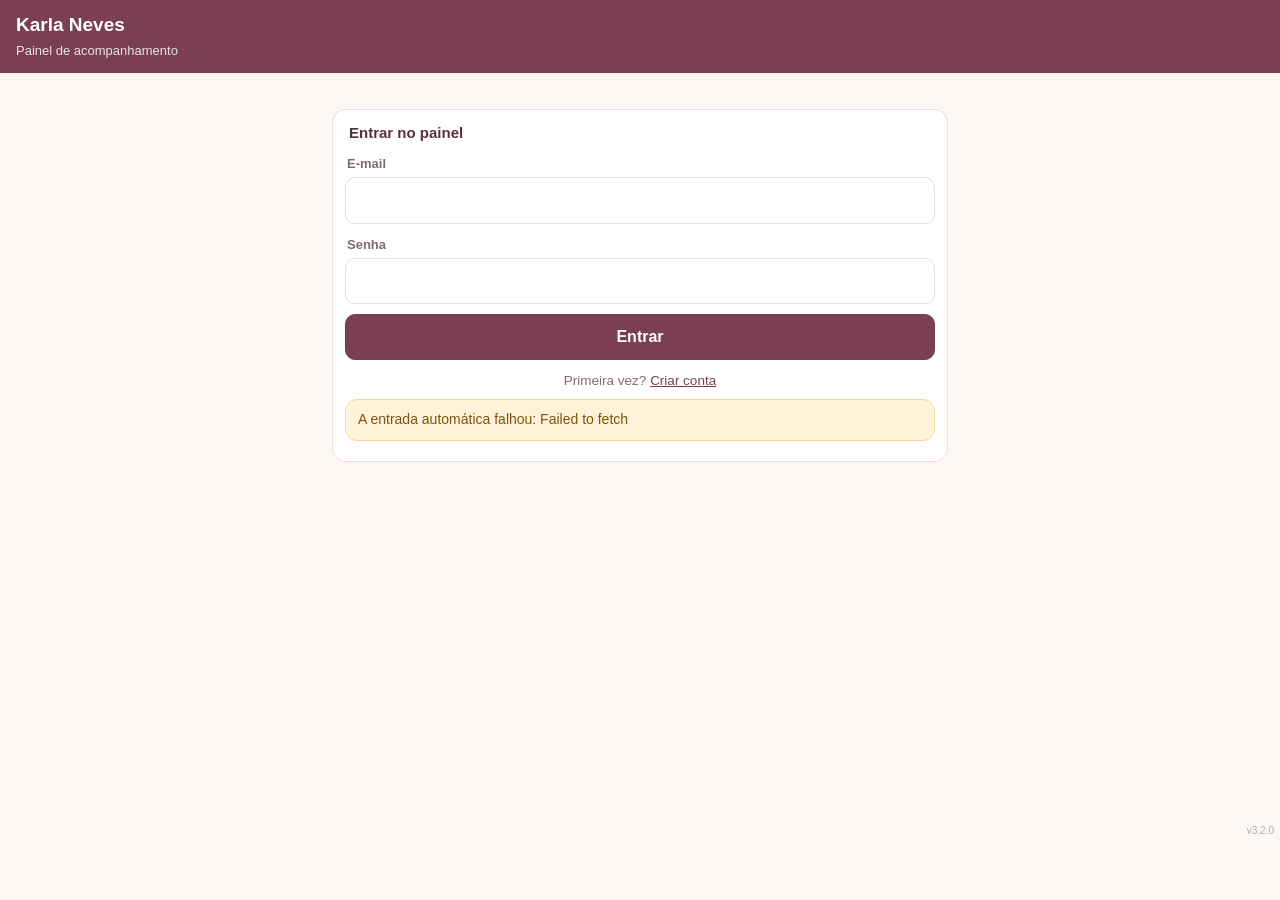
<file: index.html>
<!DOCTYPE html>
<html lang="pt-BR">
<head>
<meta charset="utf-8">
<meta name="viewport" content="width=device-width, initial-scale=1, viewport-fit=cover">
<title>Karla Neves · Painel</title>
<meta name="theme-color" content="#7a3e55">
<link rel="manifest" href="manifest.json">
<link rel="icon" href="icon-192.png">
<link rel="apple-touch-icon" href="icon-192.png">
<meta name="apple-mobile-web-app-capable" content="yes">
<meta name="apple-mobile-web-app-title" content="Painel Karla">
<link rel="stylesheet" href="estilo.css">
</head>
<body>
<header><button class="hbtn" id="engr" aria-label="Ajustes" style="display:none">⚙️</button><button class="hbtn" id="atual" aria-label="Atualizar" style="display:none">⟳</button><h1 id="tNeg">Karla Neves</h1><small id="tSub">Painel de acompanhamento</small></header>
<main id="main"><div class="carregando">Carregando…</div></main>
<button class="fab" id="fab" style="display:none"></button>
<nav id="nav" style="display:none">
  <button data-v="hoje" class="on"><span>☀️</span>Visão geral</button>
  <button data-v="clientes"><span>👩</span>Clientes</button>
  <button data-v="lembretes"><span>📝</span>Lembretes</button>
</nav>
<div id="sheet"><div class="box" id="sbox"></div></div>
<div class="versao" id="versao"></div>

<script src="vendor/supabase.js"></script>
<script src="comum.js"></script>
<script>
const VERSAO='3.2.0';
// MODO DE TESTE: o painel entra sozinho nesta conta, sem pedir e-mail.
// Para voltar a pedir login, troque para: const MODO_TESTE=null;
const MODO_TESTE={email:'painel-teste@karlaneves.app',password:'3dpyPc7S07q_X8tjYHe5YU6r'};
$('#versao').textContent='v'+VERSAO;
const sb=window.SB_MOCK||supabase.createClient(KN.URL,KN.CHAVE);
let S={clientes:[],ativ:[],lemb:[],msgs:[],perfil:{nome:'',zap:''}};
let VIEW='hoje',CLI=null,BUSCA='',FILTRO_A='abertas',USER=null;

/* ---------- acesso ---------- */
async function iniciar(){
  let {data}=await sb.auth.getSession();
  USER=data.session?data.session.user:null;
  if(!USER&&MODO_TESTE){const r=await sb.auth.signInWithPassword(MODO_TESTE);
    if(r.error){telaLogin();return $('#lgMsg').innerHTML=`<div class="aviso">A entrada automática falhou: ${esc(traduz(r.error.message))}</div>`}
    USER=r.data.user}
  if(!USER)return telaLogin();
  $('#nav').style.display='';$('#engr').style.display='';$('#atual').style.display='';
  await carregar();render();
}
function telaLogin(modo){
  ['#nav','#engr','#atual','#fab'].forEach(s=>$(s).style.display='none');
  const criar=modo==='criar';
  $('#main').innerHTML=`<div class="card" style="margin-top:24px">
    <h2 style="margin-top:0">${criar?'Criar sua conta':'Entrar no painel'}</h2>
    <label>E-mail</label><input id="lgEmail" type="email" autocomplete="username" autocapitalize="off">
    <label>Senha ${criar?'(mínimo 6 caracteres)':''}</label><input id="lgSenha" type="password" autocomplete="${criar?'new-password':'current-password'}">
    <div class="acoes"><button class="btn p full" id="lgOk">${criar?'Criar conta':'Entrar'}</button></div>
    <div class="sub" style="text-align:center;margin-top:12px">${criar?'Já tem conta? <a href="#" id="lgTroca">Entrar</a>':'Primeira vez? <a href="#" id="lgTroca">Criar conta</a>'}</div>
    <div id="lgMsg"></div></div>`;
  $('#lgTroca').onclick=e=>{e.preventDefault();telaLogin(criar?'entrar':'criar')};
  $('#lgOk').onclick=async()=>{
    const email=$('#lgEmail').value.trim(),password=$('#lgSenha').value;
    if(!email||!password)return toast('Preencha e-mail e senha');
    $('#lgOk').disabled=true;
    if(criar){
      const {data,error}=await sb.auth.signUp({email,password,options:{emailRedirectTo:location.href.split('#')[0]}});
      $('#lgOk').disabled=false;
      if(error)return $('#lgMsg').innerHTML=`<div class="aviso">${esc(traduz(error.message))}</div>`;
      if(!data.session)return $('#lgMsg').innerHTML=`<div class="aviso"><b>Conta criada.</b> Abra o e-mail que chegou e toque no link de confirmação. Depois volte aqui e toque em <b>Entrar</b>.</div>`;
    }else{
      const {error}=await sb.auth.signInWithPassword({email,password});
      $('#lgOk').disabled=false;
      if(error)return $('#lgMsg').innerHTML=`<div class="aviso">${esc(traduz(error.message))}</div>`;
    }
    iniciar();
  };
}
function traduz(m){m=String(m||'');
  if(/Invalid login/i.test(m))return 'E-mail ou senha errados.';
  if(/not confirmed/i.test(m))return 'Falta confirmar o e-mail. Abra o e-mail de confirmação e toque no link.';
  if(/already registered/i.test(m))return 'Esse e-mail já tem conta. Toque em Entrar.';
  if(/at least 6/i.test(m))return 'A senha precisa ter pelo menos 6 caracteres.';
  if(/rate limit/i.test(m))return 'Muitas tentativas. Espere alguns minutos.';
  return m;}

/* ---------- dados ---------- */
async function carregar(){
  const [c,a,l,p,m]=await Promise.all([
    sb.from('clientes').select('*').order('nome'),
    sb.from('atividades').select('*').order('prazo',{ascending:true,nullsFirst:false}),
    sb.from('lembretes').select('*').order('data',{ascending:true,nullsFirst:false}),
    sb.from('perfis').select('*').maybeSingle(),
    sb.from('mensagens').select('*').order('criado',{ascending:true})]);
  const erro=c.error||a.error||l.error||p.error||m.error;
  if(erro){toast('Erro ao carregar: '+erro.message);return false}
  S.clientes=c.data||[];S.ativ=a.data||[];S.lemb=l.data||[];S.msgs=m.data||[];
  if(!p.data){const n=await sb.from('perfis').insert({nome:'Karla Neves'}).select().single();S.perfil=n.data||{nome:'Karla Neves',zap:''}}else S.perfil=p.data;
  return true;
}
async function grava(promessa,ok){const {error}=await promessa;if(error){toast('Não salvou: '+error.message);return false}
  await carregar();render();if(ok)toast(ok);return true}
const cli=id=>S.clientes.find(c=>c.id===id)||{nome:'(cliente apagada)'};
const arroba=c=>(c.insta||'').replace(/^@/,'').trim();
const linkCliente=c=>new URL('cliente.html',location.href).href+'#'+c.token;
document.addEventListener('visibilitychange',async()=>{if(document.visibilityState==='visible'&&USER){if(await carregar())render()}});
$('#atual').onclick=async()=>{toast('Atualizando…');if(await carregar()){render();toast('Atualizado')}};

/* ---------- navegação ---------- */
document.querySelectorAll('#nav button').forEach(b=>b.onclick=()=>ir(b.dataset.v));
function ir(v,cid){VIEW=v;CLI=cid||null;document.querySelectorAll('#nav button').forEach(x=>x.classList.toggle('on',x.dataset.v===(v==='cliente'?'clientes':v)));render();scrollTo(0,0)}
window.ir=ir;
$('#engr').onclick=()=>ir('ajustes');
function render(){
  $('#tNeg').textContent=S.perfil.nome||'Painel';
  $('#tSub').textContent=new Date().toLocaleDateString('pt-BR',{weekday:'long',day:'numeric',month:'long'});
  const f=$('#fab');f.style.display=VIEW==='ajustes'?'none':'';
  if(VIEW==='cliente'){f.textContent='+ Atividade';f.onclick=()=>formAtiv(null,CLI)}
  else if(VIEW==='lembretes'){f.textContent='+ Lembrete';f.onclick=()=>formLemb()}
  else if(VIEW==='clientes'){f.textContent='+ Cliente';f.onclick=()=>formCliente()}
  else{f.textContent='+ Atividade';f.onclick=()=>formAtiv()}
  ({hoje:vHoje,clientes:vClientes,cliente:vCliente,lembretes:vLembretes,ajustes:vAjustes})[VIEW]();
}
function sec(t,n,html){return `<h2>${t}${n?`<span class="n">${n}</span>`:''}</h2>${html}`}

/* ---------- cartão de atividade ---------- */
function cardAtiv(a,comCliente){
  const c=cli(a.cliente_id);const at=atrasada(a);
  const passos=a.tipo==='video'?['pendente','gravado','feito']:['pendente','feito'];const i=passos.indexOf(a.status);
  const tag=at?'<span class="tag s-atrasada">atrasada</span>':`<span class="tag s-${a.status}">${a.status==='feito'?(a.tipo==='tarefa'?'feito':'postado'):ETAPA[a.status]}</span>`;
  let ac='';
  if(a.status!=='feito'&&at)ac+=`<button class="btn z" onclick="cobra('${a.id}')">Cobrar</button>`;
  if(a.status!=='feito'&&!a.visto_em)ac+=`<button class="btn" onclick="avisaNova('${a.id}')">Avisar pelo WhatsApp</button>`;
  if(a.status!=='pendente')ac+=`<button class="btn v" onclick="formMsg('${a.cliente_id}','parabens','${a.id}')">🎉 Parabenizar</button>`;
  if(a.link_post)ac+=`<a class="btn" href="${esc(a.link_post)}" target="_blank">Ver post</a>`;
  return `<div class="card" style="${a.status==='feito'?'opacity:.75':''}"><div class="row" onclick="formAtiv('${a.id}')">
    <div class="grow">${comCliente?`<div class="nome">${esc(c.nome)}</div>`:''}
    <div class="${comCliente?'sub':'nome'}" style="white-space:normal">${TIPOS[a.tipo]} · ${esc(a.titulo||'Sem título')}</div>
    <div class="sub">${a.status==='feito'?'Feito '+haQuanto(a.feito_em):(at?'<b style="color:var(--verm)">Prazo era '+quando(a.prazo)+'</b>':'Prazo '+quando(a.prazo))}${a.status!=='feito'?(a.visto_em?' · 👁️ viu':' · não abriu ainda'):''}</div>
    ${a.nota_cliente?`<div class="sub" style="margin-top:4px">💬 "${esc(a.nota_cliente)}"</div>`:''}</div>${tag}</div>
    <div class="etapas">${passos.map((e,k)=>`<i class="${k<=i?'ok':''}"></i>`).join('')}</div>
    ${ac?`<div class="acoes">${ac}</div>`:''}</div>`;
}
window.cobra=id=>{const a=S.ativ.find(x=>x.id===id);formMsg(a.cliente_id,'cobranca',id)};
window.avisaNova=id=>{const a=S.ativ.find(x=>x.id===id),c=cli(a.cliente_id);
  abreZap(c.tel,`Oi, ${c.nome.split(' ')[0]}! Tem atividade nova na sua página: ${TIPOS[a.tipo]} "${a.titulo}", prazo ${quando(a.prazo)}.\n\nAbra aqui: ${linkCliente(c)}`)};

/* ---------- VISÃO GERAL ---------- */
function vHoje(){
  const h=hojeISO();const abertas=S.ativ.filter(a=>a.status!=='feito');
  const movimento=S.ativ.filter(a=>a.status!=='pendente'&&a.atualizado&&(Date.now()-new Date(a.atualizado))<3*864e5).sort((x,y)=>y.atualizado.localeCompare(x.atualizado));
  const atras=abertas.filter(atrasada);
  const breve=abertas.filter(a=>!atrasada(a)&&a.prazo&&a.prazo<=somaDias(h,2));
  const sumidas=S.clientes.filter(c=>!c.ultimo_acesso||difDias(c.ultimo_acesso.slice(0,10),h)>=3);
  const meus=S.lemb.filter(l=>!l.cliente_id&&!l.feito&&(!l.data||l.data<=h));
  const mes=h.slice(0,7);const feitasMes=S.ativ.filter(a=>a.status==='feito'&&(a.feito_em||'').startsWith(mes));
  const noPrazo=feitasMes.filter(a=>!a.prazo||a.feito_em.slice(0,10)<=a.prazo).length;
  let o='';
  if(!S.clientes.length)o+=`<div class="card"><b>Como funciona:</b><br>1. Em <b>Clientes</b>, cadastre cada cliente.<br>2. Cada cliente ganha uma <b>página própria</b>. Mande o link para ela.<br>3. Crie atividades e lembretes. Eles aparecem na página dela.<br>4. Quando ela marcar "gravei" ou "postei", você vê aqui.<br><br>Para testar, toque na ⚙️ e carregue os exemplos.</div>`;
  o+=`<div class="resumo" style="margin-top:6px"><div class="card"><b>${abertas.length}</b><span class="sub">em aberto</span></div><div class="card"><b style="color:${atras.length?'var(--verm)':'var(--vinho)'}">${atras.length}</b><span class="sub">atrasadas</span></div><div class="card"><b>${feitasMes.length}</b><span class="sub">feitas no mês${feitasMes.length?' · '+Math.round(noPrazo/feitasMes.length*100)+'% no prazo':''}</span></div></div>`;
  const naoLidas=S.msgs.filter(m=>m.autor==='cliente'&&!m.lida_em);
  if(naoLidas.length){const porCli={};naoLidas.forEach(m=>{(porCli[m.cliente_id]=porCli[m.cliente_id]||[]).push(m)});
    o+=sec('Mensagens novas das clientes',naoLidas.length,Object.entries(porCli).map(([cid,ms])=>{const u=ms[ms.length-1];
      return `<div class="card" style="border-left:4px solid var(--zap)" onclick="conversa('${cid}')"><div class="row"><div class="grow"><div class="nome">${esc(cli(cid).nome)}${ms.length>1?' · '+ms.length+' mensagens':''}</div>
      <div class="sub" style="white-space:normal">💬 ${esc(u.texto.slice(0,120))}</div><div class="sub">${haQuanto(u.criado)}</div></div><span class="btn">Abrir</span></div></div>`}).join(''))}
  if(meus.length)o+=sec('Seus lembretes',meus.length,meus.map(cardLemb).join(''));
  o+=sec('O que as clientes fizeram (3 dias)',movimento.length,movimento.slice(0,15).map(a=>{const c=cli(a.cliente_id);
    return `<div class="card" onclick="ir('cliente','${c.id}')"><div class="row"><div class="grow"><div class="nome">${esc(c.nome)}</div>
    <div class="sub" style="white-space:normal">${a.status==='gravado'?'🎥 Gravou':a.tipo==='tarefa'?'✅ Concluiu':'📲 Postou'}: ${esc(a.titulo)} · ${haQuanto(a.atualizado)}</div>
    ${a.nota_cliente?`<div class="sub">💬 "${esc(a.nota_cliente)}"</div>`:''}</div></div>
    <div class="acoes" onclick="event.stopPropagation()"><button class="btn v" onclick="formMsg('${c.id}','parabens','${a.id}')">🎉 Parabenizar</button>${a.link_post?`<a class="btn" href="${esc(a.link_post)}" target="_blank">Ver post</a>`:''}</div></div>`}).join('')||'<div class="vazio">Nenhuma novidade.</div>');
  o+=sec('Atrasadas',atras.length,atras.map(a=>cardAtiv(a,true)).join('')||'<div class="vazio">Nenhuma atrasada. 👏</div>');
  if(breve.length)o+=sec('Vencem até depois de amanhã',breve.length,breve.map(a=>cardAtiv(a,true)).join(''));
  if(sumidas.length)o+=sec('Não abrem a página há 3+ dias',sumidas.length,sumidas.map(c=>`<div class="card"><div class="row"><div class="grow" onclick="ir('cliente','${c.id}')"><div class="nome">${esc(c.nome)}</div><div class="sub">Último acesso: ${haQuanto(c.ultimo_acesso)}</div></div><button class="btn z" onclick="enviaLink('${c.id}')">Mandar link</button></div></div>`).join(''));
  $('#main').innerHTML=o;
}

/* ---------- CLIENTES ---------- */
function resumoCli(c){const as=S.ativ.filter(a=>a.cliente_id===c.id);const ab=as.filter(a=>a.status!=='feito');
  const mes=hojeISO().slice(0,7);const fm=as.filter(a=>a.status==='feito'&&(a.feito_em||'').startsWith(mes)).length;
  return {ab:ab.length,at:ab.filter(atrasada).length,fm,total:as.length,pct:as.length?Math.round(as.filter(a=>a.status==='feito').length/as.length*100):0}}
function vClientes(){
  const b=BUSCA.toLowerCase();
  const lista=S.clientes.filter(c=>!b||c.nome.toLowerCase().includes(b)||arroba(c).toLowerCase().includes(b));
  let o=`<input id="busca" placeholder="🔍 Buscar por nome ou @" value="${esc(BUSCA)}" style="margin:4px 0 10px"><div class="sub" style="margin:0 4px 8px">${S.clientes.length} cliente(s)</div>`;
  o+=lista.map(c=>{const r=resumoCli(c);const nl=S.msgs.filter(m=>m.cliente_id===c.id&&m.autor==='cliente'&&!m.lida_em).length;return `<div class="card" onclick="ir('cliente','${c.id}')"><div class="row"><div class="grow"><div class="nome">${esc(c.nome)}${nl?` <span class="tag" style="background:var(--zap);color:#fff">💬 ${nl} nova(s)</span>`:''}</div>
    <div class="sub">${arroba(c)?'@'+esc(arroba(c))+' · ':''}${r.ab} em aberto${r.at?` · <b style="color:var(--verm)">${r.at} atrasada(s)</b>`:''} · ${r.fm} feita(s) no mês</div>
    <div class="sub">Abriu a página: ${haQuanto(c.ultimo_acesso)}</div></div><span style="font-weight:800;color:var(--verde)">${r.pct}%</span></div>
    <div class="barra"><i style="width:${r.pct}%"></i></div></div>`}).join('')||'<div class="vazio">Nenhuma cliente. Toque em <b>+ Cliente</b>.</div>';
  $('#main').innerHTML=o;
  const i=$('#busca');i.oninput=()=>{BUSCA=i.value;const p=i.selectionStart;vClientes();const n=$('#busca');n.focus();n.setSelectionRange(p,p)};
}
function vCliente(){
  const c=S.clientes.find(x=>x.id===CLI);if(!c)return ir('clientes');
  const r=resumoCli(c);
  const as=S.ativ.filter(a=>a.cliente_id===c.id);
  const F={abertas:a=>a.status!=='feito',feitas:a=>a.status==='feito'};
  const lista=as.filter(F[FILTRO_A]).sort((x,y)=>FILTRO_A==='feitas'?(y.feito_em||'').localeCompare(x.feito_em||''):(x.prazo||'9999').localeCompare(y.prazo||'9999'));
  const lb=S.lemb.filter(l=>l.cliente_id===c.id&&(!l.feito||(Date.now()-new Date(l.feito_em||0))<7*864e5));
  const ms=S.msgs.filter(m=>m.cliente_id===c.id);marcaLidas(c.id);
  $('#main').innerHTML=`<button class="voltar" onclick="ir('clientes')">‹ Clientes</button>
  <div class="card"><div class="row"><div class="grow"><div class="nome" style="font-size:19px">${esc(c.nome)}</div>
  <div class="sub">${arroba(c)?`<a href="https://instagram.com/${esc(arroba(c))}" target="_blank">@${esc(arroba(c))}</a> · `:''}${c.tel?esc(c.tel):'sem WhatsApp'}</div>
  <div class="sub">Abriu a página: ${haQuanto(c.ultimo_acesso)}</div></div></div>
  ${c.obs?`<div class="caixa">${esc(c.obs)}</div>`:''}
  <div class="acoes"><button class="btn z" onclick="enviaLink('${c.id}')">Mandar link da página</button><a class="btn" href="${esc(linkCliente(c))}" target="_blank">👁️ Ver como ela vê</a>
  <button class="btn" onclick="copiaLink('${c.id}')">Copiar link</button><button class="btn" onclick="formCliente('${c.id}')">Editar</button></div></div>
  <div class="resumo"><div class="card"><b>${r.ab}</b><span class="sub">em aberto</span></div><div class="card"><b style="color:${r.at?'var(--verm)':'var(--vinho)'}">${r.at}</b><span class="sub">atrasadas</span></div><div class="card"><b>${r.fm}</b><span class="sub">feitas no mês</span></div></div>
  <h2>Mensagens${ms.length?`<span class="n">${ms.length}</span>`:''}</h2>
  <div class="card">${ms.slice(-3).map(bolha).join('')||'<div class="vazio">Nenhuma mensagem ainda.</div>'}
  <div class="chips" style="margin-top:8px"><button class="chip" onclick="formMsg('${c.id}','cobranca')">⏰ Cobrar</button><button class="chip" onclick="formMsg('${c.id}','parabens')">🎉 Parabenizar</button><button class="chip" onclick="formMsg('${c.id}','lembrete')">📌 Lembrete</button><button class="chip" onclick="formMsg('${c.id}')">💬 Mensagem</button></div>
  ${ms.length>3?`<div class="acoes"><button class="btn full" onclick="conversa('${c.id}')">Ver conversa inteira</button></div>`:''}</div>
  <h2>Atividades</h2>
  <div class="chips" style="margin:0 2px 8px"><button class="chip ${FILTRO_A==='abertas'?'on':''}" onclick="FILTRO_A='abertas';render()">Em aberto (${as.filter(F.abertas).length})</button><button class="chip ${FILTRO_A==='feitas'?'on':''}" onclick="FILTRO_A='feitas';render()">📖 Histórico (${as.filter(F.feitas).length})</button></div>
  ${FILTRO_A==='feitas'?historicoHTML(as,0):(lista.map(a=>cardAtiv(a,false)).join('')||'<div class="vazio">Nada aqui. Toque em <b>+ Atividade</b>.</div>')}
  <h2>Lembretes na página dela${lb.length?`<span class="n">${lb.length}</span>`:''}</h2>
  ${lb.map(cardLemb).join('')||'<div class="vazio">Nenhum lembrete.</div>'}
  <div class="acoes"><button class="btn" onclick="formLemb(null,'${c.id}')">+ Lembrete para ${esc(c.nome.split(' ')[0])}</button></div>`;
}
window.enviaLink=id=>{const c=cli(id);abreZap(c.tel,`Oi, ${c.nome.split(' ')[0]}! Esta é a sua página de acompanhamento. Lá estão suas atividades, roteiros e lembretes:\n\n${linkCliente(c)}\n\nSalve na tela inicial do celular para abrir rápido 😉`)};
window.copiaLink=async id=>{try{await navigator.clipboard.writeText(linkCliente(cli(id)));toast('Link copiado')}catch(e){prompt('Copie o link:',linkCliente(cli(id)))}};

/* ---------- folha ---------- */
function abre(html){$('#sbox').innerHTML='<button class="fecha" onclick="fecha()">×</button>'+html;$('#sheet').classList.add('on');$('#sbox').scrollTop=0}
window.fecha=()=>$('#sheet').classList.remove('on');
$('#sheet').onclick=e=>{if(e.target.id==='sheet')fecha()};
const opcoesCli=sel=>S.clientes.map(c=>`<option value="${c.id}" ${c.id===sel?'selected':''}>${esc(c.nome)}</option>`).join('');

window.formCliente=cid=>{
  const c=cid?S.clientes.find(x=>x.id===cid):{nome:'',tel:'',insta:'',obs:''};
  abre(`<h3>${cid?'Editar cliente':'Nova cliente'}</h3>
  <label>Nome</label><input id="fNome" value="${esc(c.nome)}" autocomplete="off">
  <label>WhatsApp (com DDD)</label><input id="fTel" type="tel" inputmode="tel" value="${esc(c.tel)}" placeholder="77 99999-9999">
  <label>Instagram</label><input id="fInsta" value="${c.insta?'@'+esc(arroba(c)):''}" placeholder="@perfil" autocapitalize="off" autocorrect="off">
  <label>Observações (nicho, tom de voz, dificuldades)</label><textarea id="fObs">${esc(c.obs)}</textarea>
  <div class="acoes"><button class="btn p full" id="fOk">Salvar</button></div>
  ${cid?`<div class="acoes"><button class="btn r" id="fDel">Apagar cliente</button></div>`:''}`);
  $('#fOk').onclick=async()=>{const nome=$('#fNome').value.trim();if(!nome)return toast('Escreva o nome');
    const insta=$('#fInsta').value.trim().replace(/^https?:\/\/(www\.)?instagram\.com\//i,'').replace(/[/?].*$/,'').replace(/^@/,'');
    const d={nome,tel:$('#fTel').value.trim(),insta,obs:$('#fObs').value.trim()};$('#fOk').disabled=true;
    let ok;if(cid)ok=await grava(sb.from('clientes').update(d).eq('id',cid),'Cliente salva');
    else{const {data,error}=await sb.from('clientes').insert(d).select().single();if(error){$('#fOk').disabled=false;return toast('Não salvou: '+error.message)}
      await carregar();fecha();ir('cliente',data.id);return toast('Cliente criada. Agora mande o link da página dela.')}
    if(ok)fecha();else $('#fOk').disabled=false};
  if(cid)$('#fDel').onclick=async()=>{if(!confirm('Apagar esta cliente e tudo dela? A página dela para de funcionar.'))return;
    if(await grava(sb.from('clientes').delete().eq('id',cid),'Cliente apagada')){fecha();ir('clientes')}};
};

window.formAtiv=(aid,cidPre)=>{
  if(!S.clientes.length){toast('Cadastre uma cliente primeiro');return formCliente()}
  const a=aid?S.ativ.find(x=>x.id===aid):{cliente_id:cidPre||'',tipo:'video',titulo:'',roteiro:'',legenda:'',links:'',prazo:somaDias(hojeISO(),3),status:'pendente'};
  let tipo=a.tipo,st=a.status;
  abre(`<h3>${aid?'Atividade':'Nova atividade'}</h3>
  <label>Cliente</label><select id="aCli"><option value="">Escolha…</option>${opcoesCli(a.cliente_id)}</select>
  <label>Tipo</label><div class="chips" id="aTipo">${Object.entries(TIPOS).map(([k,v])=>`<button class="chip ${tipo===k?'on':''}" data-t="${k}">${v}</button>`).join('')}</div>
  <label>Título</label><input id="aTit" value="${esc(a.titulo)}" placeholder="Ex.: Antes e depois da semana">
  <label>Prazo</label><input id="aPrazo" type="date" value="${a.prazo||''}">
  <label id="aRotL">Roteiro</label><textarea id="aRot" style="min-height:150px">${esc(a.roteiro)}</textarea>
  <div id="aLegB"><label>Legenda do post</label><textarea id="aLeg" placeholder="Texto e hashtags">${esc(a.legenda)}</textarea></div>
  <label>Links de referência (um por linha)</label><textarea id="aLnk" placeholder="https://instagram.com/reel/...">${esc(a.links)}</textarea>
  ${aid?`<label>Etapa</label><div class="chips" id="aSt"></div>`:''}
  ${aid&&a.nota_cliente?`<label>Recado da cliente</label><div class="caixa">${esc(a.nota_cliente)}</div>`:''}
  ${aid&&a.link_post?`<label>Post</label><a href="${esc(a.link_post)}" target="_blank">${esc(a.link_post)}</a>`:''}
  <div class="acoes"><button class="btn p full" id="aOk">${aid?'Salvar':'Criar e avisar a cliente'}</button></div>
  ${aid?'':'<div class="acoes"><button class="btn full" id="aOk2">Só criar, sem avisar</button></div>'}
  ${aid?`<div class="acoes">${a.roteiro?`<a class="btn" target="_blank" href="${esc(linkLegendas(a))}">👁️ Testar no Legendas</a>`:''}<button class="btn r" id="aDel">Apagar</button></div>`:''}`);
  const ajusta=()=>{$('#aRotL').textContent=tipo==='video'?'Roteiro (vai para o teleprompter do Legendas)':tipo==='post'?'Orientações para o post':'O que fazer';
    $('#aRot').placeholder=tipo==='video'?'1. Abertura: ...\n2. ...\n3. Chamada final: ...':'Descreva o que ela deve fazer';
    $('#aLegB').style.display=tipo==='tarefa'?'none':'';
    if(aid){const ps=tipo==='video'?['pendente','gravado','feito']:['pendente','feito'];if(!ps.includes(st))st='pendente';
      $('#aSt').innerHTML=ps.map(s=>`<button class="chip ${st===s?'on':''}" data-s="${s}">${s==='feito'&&tipo!=='tarefa'?'postado':ETAPA[s]}</button>`).join('');
      $('#aSt').querySelectorAll('.chip').forEach(b=>b.onclick=()=>{st=b.dataset.s;ajusta()})}};
  document.querySelectorAll('#aTipo .chip').forEach(b=>b.onclick=()=>{tipo=b.dataset.t;document.querySelectorAll('#aTipo .chip').forEach(x=>x.classList.toggle('on',x===b));ajusta()});
  ajusta();
  const salva=async avisar=>{const cliente_id=$('#aCli').value;if(!cliente_id)return toast('Escolha a cliente');
    const titulo=$('#aTit').value.trim();if(!titulo)return toast('Escreva o título');
    const d={cliente_id,tipo,titulo,prazo:$('#aPrazo').value||null,roteiro:$('#aRot').value,legenda:tipo==='tarefa'?'':$('#aLeg').value,links:$('#aLnk').value.trim()};
    if(aid&&st!==a.status){d.status=st;d.feito_em=st==='feito'?new Date().toISOString():null;d.atualizado=new Date().toISOString()}
    if(aid){if(await grava(sb.from('atividades').update(d).eq('id',aid),'Salvo'))fecha();return}
    const {data,error}=await sb.from('atividades').insert(d).select().single();if(error)return toast('Não salvou: '+error.message);
    await carregar();fecha();render();toast('Atividade criada');if(avisar)avisaNova(data.id)};
  $('#aOk').onclick=()=>salva(true);if(!aid)$('#aOk2').onclick=()=>salva(false);
  if(aid)$('#aDel').onclick=async()=>{if(!confirm('Apagar esta atividade?'))return;if(await grava(sb.from('atividades').delete().eq('id',aid),'Apagada'))fecha()};
};

/* ---------- MENSAGENS ---------- */
const TIPO_MSG={mensagem:'💬 Mensagem',cobranca:'⏰ Cobrança',parabens:'🎉 Parabéns',lembrete:'📌 Lembrete'};
const COR_MSG={mensagem:'',cobranca:'s-atrasada',parabens:'s-feito',lembrete:'s-pendente'};
function modeloMsg(tipo,c,a){const n=(c.nome||'').split(' ')[0];const t=a?`"${a.titulo}"`:'';
  if(tipo==='cobranca')return a?`Oi, ${n}! Como está o ${t}? ${atrasada(a)?'O prazo era '+quando(a.prazo):'O prazo é '+quando(a.prazo)}. Se travou em alguma parte, me conta aqui que eu te ajudo 💜`:`Oi, ${n}! Faz uns dias que não vejo movimento na sua página. Como estão as atividades? Me conta aqui 💜`;
  if(tipo==='parabens')return a?`Parabéns, ${n}! 🎉 Ficou ótimo o ${t}. Continue nesse ritmo!`:`Parabéns, ${n}! 🎉 Você está mandando muito bem. Continue assim!`;
  if(tipo==='lembrete')return a?`Lembrete, ${n}: ${t} tem prazo ${quando(a.prazo)}. Não esquece! ⏰`:`Lembrete, ${n}: `;
  return `Oi, ${n}! `}
function bolha(m,lado){const minha=m.autor==='karla';const a=m.atividade_id?S.ativ.find(x=>x.id===m.atividade_id):null;
  return `<div style="display:flex;justify-content:${minha?'flex-end':'flex-start'};margin:6px 0"><div style="max-width:85%;background:${minha?'#f3e6ec':'#fff'};border:1px solid var(--linha);border-radius:14px;padding:9px 11px">
  ${m.tipo!=='mensagem'?`<span class="tag ${COR_MSG[m.tipo]}" style="margin-bottom:4px">${TIPO_MSG[m.tipo]}</span>`:''}
  ${a?`<div class="sub">sobre: ${esc(a.titulo)}</div>`:''}
  <div style="white-space:pre-wrap">${esc(m.texto)}</div>
  <div class="sub" style="font-size:12px;text-align:right">${minha?'Você':esc(cli(m.cliente_id).nome.split(' ')[0])} · ${haQuanto(m.criado)}${minha?(m.lida_em?' · ✓ lida':' · não lida'):''}</div></div></div>`}
window.formMsg=(cid,tipo,aid)=>{
  const c=cli(cid);tipo=tipo||'mensagem';let editou=false;
  const ativs=S.ativ.filter(a=>a.cliente_id===cid&&(a.status!=='feito'||(Date.now()-new Date(a.feito_em||0))<14*864e5));
  abre(`<h3>Mensagem para ${esc(c.nome.split(' ')[0])}</h3>
  <div class="sub">Aparece na página dela.</div>
  <label>Tipo</label><div class="chips" id="mTipo">${Object.entries(TIPO_MSG).map(([k,v])=>`<button class="chip ${tipo===k?'on':''}" data-t="${k}">${v}</button>`).join('')}</div>
  <label>Sobre qual atividade (opcional)</label><select id="mAtiv"><option value="">Nenhuma em especial</option>${ativs.map(a=>`<option value="${a.id}" ${a.id===aid?'selected':''}>${esc(a.titulo)}${a.status==='feito'?' (feita)':atrasada(a)?' (atrasada)':''}</option>`).join('')}</select>
  <label>Mensagem</label><textarea id="mTxt" style="min-height:130px"></textarea>
  <label style="font-weight:600"><input type="checkbox" id="mZap" style="width:auto;vertical-align:middle"> Também avisar no WhatsApp que tem mensagem nova</label>
  <div class="acoes"><button class="btn p full" id="mOk">Enviar para a página dela</button></div>`);
  const preenche=()=>{if(editou)return;const a=S.ativ.find(x=>x.id===$('#mAtiv').value);$('#mTxt').value=modeloMsg(tipo,c,a)};
  preenche();$('#mTxt').oninput=()=>editou=true;$('#mAtiv').onchange=preenche;
  document.querySelectorAll('#mTipo .chip').forEach(b=>b.onclick=()=>{tipo=b.dataset.t;document.querySelectorAll('#mTipo .chip').forEach(x=>x.classList.toggle('on',x===b));editou=false;preenche()});
  $('#mOk').onclick=async()=>{const texto=$('#mTxt').value.trim();if(!texto)return toast('Escreva a mensagem');$('#mOk').disabled=true;
    const zap=$('#mZap').checked;
    const ok=await grava(sb.from('mensagens').insert({cliente_id:cid,tipo,texto,atividade_id:$('#mAtiv').value||null}),'Mensagem enviada para a página dela');
    if(!ok){$('#mOk').disabled=false;return}fecha();
    if(zap)abreZap(c.tel,`Oi, ${c.nome.split(' ')[0]}! Te deixei uma mensagem na sua página:\n\n${linkCliente(c)}`)};
};
window.conversa=cid=>{const c=cli(cid);const ms=S.msgs.filter(m=>m.cliente_id===cid);
  abre(`<h3>Conversa com ${esc(c.nome.split(' ')[0])}</h3>${ms.map(bolha).join('')||'<div class="vazio">Nenhuma mensagem ainda.</div>'}
  <div class="acoes" style="position:sticky;bottom:0;background:var(--creme);padding-top:8px"><button class="btn p full" onclick="formMsg('${cid}')">✉️ Nova mensagem</button></div>`);
  setTimeout(()=>{$('#sbox').scrollTop=$('#sbox').scrollHeight},30);marcaLidas(cid)};
async function marcaLidas(cid){if(!S.msgs.some(m=>m.cliente_id===cid&&m.autor==='cliente'&&!m.lida_em))return;
  const agora=new Date().toISOString();S.msgs.forEach(m=>{if(m.cliente_id===cid&&m.autor==='cliente'&&!m.lida_em)m.lida_em=agora});
  await sb.from('mensagens').update({lida_em:agora}).eq('cliente_id',cid).eq('autor','cliente').is('lida_em',null)}

/* ---------- LEMBRETES ---------- */
function cardLemb(l){const c=l.cliente_id?cli(l.cliente_id):null;const at=l.data&&l.data<hojeISO()&&!l.feito;
  return `<div class="card" style="${l.feito?'opacity:.6':''}"><div class="row">
  ${c?`<span style="font-size:20px">${l.feito?'✅':'📌'}</span>`:`<button class="btn ${l.feito?'v':''}" style="padding:6px 10px;font-size:18px" onclick="feitoLemb('${l.id}')">${l.feito?'✓':'○'}</button>`}
  <div class="grow" onclick="formLemb('${l.id}')"><div class="nome" style="white-space:normal;${l.feito?'text-decoration:line-through':''}">${esc(l.texto)}</div>
  <div class="sub">${c?'Para '+esc(c.nome)+' · '+(l.feito?'ela marcou como visto':'ainda não marcou'):'Só para você'}${l.data?' · '+(at?'<b style="color:var(--verm)">'+quando(l.data)+'</b>':quando(l.data)):''}</div></div></div></div>`}
function vLembretes(){
  const meus=S.lemb.filter(l=>!l.cliente_id&&!l.feito);const deles=S.lemb.filter(l=>l.cliente_id&&!l.feito);
  const feitos=S.lemb.filter(l=>l.feito).sort((x,y)=>(y.feito_em||'').localeCompare(x.feito_em||'')).slice(0,20);
  $('#main').innerHTML=sec('Para você',meus.length,meus.map(cardLemb).join('')||'<div class="vazio">Nada pendente.</div>')+
    sec('Nas páginas das clientes',deles.length,deles.map(cardLemb).join('')||'<div class="vazio">Nenhum lembrete pendente.</div>')+
    (feitos.length?sec('Feitos e vistos',0,feitos.map(cardLemb).join('')):'');
}
window.feitoLemb=async id=>{const l=S.lemb.find(x=>x.id===id);await grava(sb.from('lembretes').update({feito:!l.feito,feito_em:l.feito?null:new Date().toISOString()}).eq('id',id),l.feito?'Voltou':'Feito!')};
window.formLemb=(lid,cidPre)=>{
  const l=lid?S.lemb.find(x=>x.id===lid):{texto:'',data:hojeISO(),cliente_id:cidPre||''};
  abre(`<h3>${lid?'Lembrete':'Novo lembrete'}</h3>
  <label>Para quem</label><select id="lCli"><option value="">Só para mim</option>${opcoesCli(l.cliente_id)}</select>
  <div class="sub" style="margin:4px 2px">Se escolher uma cliente, o lembrete aparece na página dela.</div>
  <label>Lembrete</label><textarea id="lTxt" placeholder="Ex.: Poste até as 19h, é o melhor horário do seu perfil">${esc(l.texto)}</textarea>
  <label>Data (opcional)</label><input id="lData" type="date" value="${l.data||''}">
  <div class="acoes"><button class="btn p full" id="lOk">Salvar</button></div>
  ${lid?`<div class="acoes"><button class="btn r" id="lDel">Apagar</button></div>`:''}`);
  $('#lOk').onclick=async()=>{const texto=$('#lTxt').value.trim();if(!texto)return toast('Escreva o lembrete');
    const d={texto,data:$('#lData').value||null,cliente_id:$('#lCli').value||null};
    if(await grava(lid?sb.from('lembretes').update(d).eq('id',lid):sb.from('lembretes').insert(d),'Lembrete salvo'))fecha()};
  if(lid)$('#lDel').onclick=async()=>{if(await grava(sb.from('lembretes').delete().eq('id',lid),'Apagado'))fecha()};
};

/* ---------- AJUSTES ---------- */
function vAjustes(){
  $('#main').innerHTML=`<button class="voltar" onclick="ir('hoje')">‹ Voltar</button>
  <h2>Seus dados</h2><div class="card">
  <label style="margin-top:0">Seu nome (aparece para as clientes)</label><input id="pNome" value="${esc(S.perfil.nome)}">
  <label>Seu WhatsApp (botão "Falar com a orientadora" na página delas)</label><input id="pZap" type="tel" inputmode="tel" value="${esc(S.perfil.zap)}" placeholder="77 99999-9999">
  <div class="acoes"><button class="btn p full" id="pOk">Salvar</button></div></div>
  <h2>Simulação</h2><div class="card">Cria 10 clientes fictícias com atividades em todas as etapas. Os telefones são falsos.
  <div class="acoes"><button class="btn p" id="dCarr">Carregar exemplos</button><button class="btn r" id="dApaga">Apagar exemplos</button></div></div>
  <h2>Legendas</h2><div class="card sub">As clientes gravam no Legendas. O roteiro do vídeo abre direto no teleprompter.<div class="acoes"><a class="btn" href="legendas/" target="_blank">Abrir o Legendas</a></div></div>
  <h2>Conta</h2><div class="card sub">${MODO_TESTE?'<b>Modo de teste:</b> o painel entra sem e-mail. Qualquer pessoa com este endereço entra. Use só clientes fictícias.':'Entrou como <b>'+esc(USER.email)+'</b>.<div class="acoes"><button class="btn r" id="sair">Sair</button></div>'}</div>
  <div class="sub" style="text-align:center;margin-top:16px">Versão ${VERSAO}</div>`;
  $('#pOk').onclick=()=>grava(sb.from('perfis').update({nome:$('#pNome').value.trim()||'Karla Neves',zap:$('#pZap').value.trim()}).eq('owner',USER.id),'Salvo');
  if($('#sair'))$('#sair').onclick=async()=>{await sb.auth.signOut();USER=null;telaLogin()};
  $('#dCarr').onclick=carregaExemplo;$('#dApaga').onclick=apagaExemplo;
}
async function carregaExemplo(){
  if(S.clientes.some(c=>c.demo))return toast('Os exemplos já estão carregados');
  toast('Criando exemplos…');const h=hojeISO(),agora=Date.now();const ts=n=>new Date(agora-n*36e5).toISOString();
  const L=[['Ana Paula Ribeiro','anapaula.unhas','Manicure. Tímida na câmera, prefere roteiro curto.',2],['Beatriz Santos','bia.doces','Confeitaria. Grava bem, mas atrasa a postagem.',30],
    ['Camila Ferreira','camila.fit','Personal trainer. Posta todo sábado.',5],['Daniela Moura','dani.moda','Loja de roupas. Quer reels semanais.',100],
    ['Elaine Costa','elaine.cabelos','Cabeleireira. Muito engajada.',1],['Fernanda Lima','fe.nutri','Nutricionista. Gosta de vídeos explicativos.',20],
    ['Gabriela Rocha','gabi.make','Maquiadora. Aprendendo a falar para a câmera.',8],['Helena Duarte','helena.arquitetura','Cliente nova. Ainda não abriu a página.',null],
    ['Isabela Nunes','isa.pet','Pet shop. Sumiu nas últimas semanas.',200],['Juliana Prado','ju.skincare','Skincare. Gosta de música calma.',3]];
  const {data:cs,error}=await sb.from('clientes').insert(L.map((n,i)=>({nome:n[0],insta:n[1],obs:n[2],tel:'00 90000-00'+pad(i+1),demo:true,ultimo_acesso:n[3]===null?null:ts(n[3])}))).select();
  if(error)return toast('Erro: '+error.message);
  const by=n=>cs.find(c=>c.nome===L[n][0]).id;
  const R='1. Abertura: olhe para a câmera e diga o problema da sua cliente.\n2. Mostre o antes.\n3. Explique o que você fez em 3 passos.\n4. Mostre o depois.\n5. Chamada: "Me chama no direct."';
  const A=(i,tipo,titulo,d,status,o)=>Object.assign({cliente_id:by(i),tipo,titulo,prazo:somaDias(h,d),status,roteiro:tipo==='video'?R:'Siga as orientações da semana.',legenda:tipo==='tarefa'?'':'Legenda de exemplo ✨ #exemplo',links:'https://www.instagram.com/reel/exemplo',demo:true},o||{});
  const at=[A(0,'video','Antes e depois da semana',-2,'pendente',{visto_em:ts(40)}),A(1,'video','Bolo do mês',-1,'gravado',{visto_em:ts(60),atualizado:ts(20),nota_cliente:'Gravei, mas não gostei da luz. Posto amanhã.'}),
    A(2,'video','3 exercícios em casa',0,'pendente',{visto_em:ts(5)}),A(3,'post','Provador: looks da semana',1,'pendente'),A(4,'video','Tendência de corte',3,'gravado',{visto_em:ts(3),atualizado:ts(2)}),
    A(5,'tarefa','Responder os comentários da semana',2,'pendente',{visto_em:ts(20)}),A(6,'video','Make em 1 minuto',5,'pendente',{visto_em:ts(8)}),A(7,'video','Vídeo de apresentação',4,'pendente'),
    A(9,'video','Rotina da manhã',-3,'pendente',{visto_em:ts(70)}),A(4,'post','Depoimento de cliente',-1,'feito',{visto_em:ts(48),feito_em:ts(6),atualizado:ts(6),link_post:'https://www.instagram.com/p/exemplo'}),
    A(2,'video','Treino rápido',-6,'feito',{visto_em:ts(200),feito_em:ts(150),atualizado:ts(150)}),A(9,'video','Protetor solar',-4,'feito',{visto_em:ts(120),feito_em:ts(30),atualizado:ts(30),nota_cliente:'Postei! Deu muito alcance 🎉'}),
    A(0,'video','Dica de cutícula',-8,'feito',{visto_em:ts(220),feito_em:ts(190),atualizado:ts(190)}),A(6,'tarefa','Atualizar a bio',-5,'feito',{visto_em:ts(130),feito_em:ts(125),atualizado:ts(125)})];
  const e2=(await sb.from('atividades').insert(at)).error;
  const lb=[{texto:'Escrever os roteiros da semana',data:h,demo:true},{texto:'Chamada mensal com as clientes',data:somaDias(h,4),demo:true},
    {texto:'Poste até as 19h, é o melhor horário do seu perfil',cliente_id:by(0),data:h,demo:true},{texto:'Lembre de responder os directs depois do post',cliente_id:by(4),demo:true,feito:true,feito_em:ts(4)},
    {texto:'Grave com luz natural, perto da janela',cliente_id:by(1),demo:true}];
  const e3=(await sb.from('lembretes').insert(lb)).error;
  const ats=(await sb.from('atividades').select('*').eq('demo',true)).data||[];const aq=t=>(ats.find(x=>x.titulo===t)||{}).id||null;
  const mg=[{cliente_id:by(0),autor:'karla',tipo:'cobranca',texto:'Oi, Ana! Como está o "Antes e depois da semana"? O prazo era anteontem. Se travou em alguma parte, me conta aqui 💜',atividade_id:aq('Antes e depois da semana'),criado:ts(30),demo:true},
    {cliente_id:by(0),autor:'cliente',tipo:'mensagem',texto:'Oi Karla! Travei na hora de falar o problema da cliente, fico sem jeito. Pode me ajudar?',criado:ts(3),demo:true},
    {cliente_id:by(9),autor:'karla',tipo:'parabens',texto:'Parabéns, Juliana! 🎉 Ficou ótimo o "Protetor solar". Continue nesse ritmo!',atividade_id:aq('Protetor solar'),criado:ts(26),lida_em:ts(20),demo:true},
    {cliente_id:by(9),autor:'cliente',tipo:'mensagem',texto:'Obrigada!! Já estou com ideia para o próximo 😍',criado:ts(19),lida_em:ts(18),demo:true},
    {cliente_id:by(1),autor:'cliente',tipo:'mensagem',texto:'Posso postar o bolo no sábado em vez de hoje?',criado:ts(1),demo:true},
    {cliente_id:by(6),autor:'karla',tipo:'lembrete',texto:'Lembrete, Gabriela: grave o "Make em 1 minuto" com luz de frente, perto da janela ⏰',atividade_id:aq('Make em 1 minuto'),criado:ts(10),demo:true}];
  const e4=(await sb.from('mensagens').insert(mg)).error;
  if(e2||e3||e4)toast('Erro: '+(e2||e3||e4).message);
  await carregar();ir('hoje');toast('10 clientes de exemplo criadas');
}
async function apagaExemplo(){if(!confirm('Apagar as clientes de exemplo e tudo delas? As reais ficam.'))return;
  await sb.from('lembretes').delete().eq('demo',true);await grava(sb.from('clientes').delete().eq('demo',true),'Exemplos apagados')}

iniciar();
if('serviceWorker' in navigator&&!window.SB_MOCK)navigator.serviceWorker.register('sw.js').catch(()=>{});
</script>
</body>
</html>
</file>
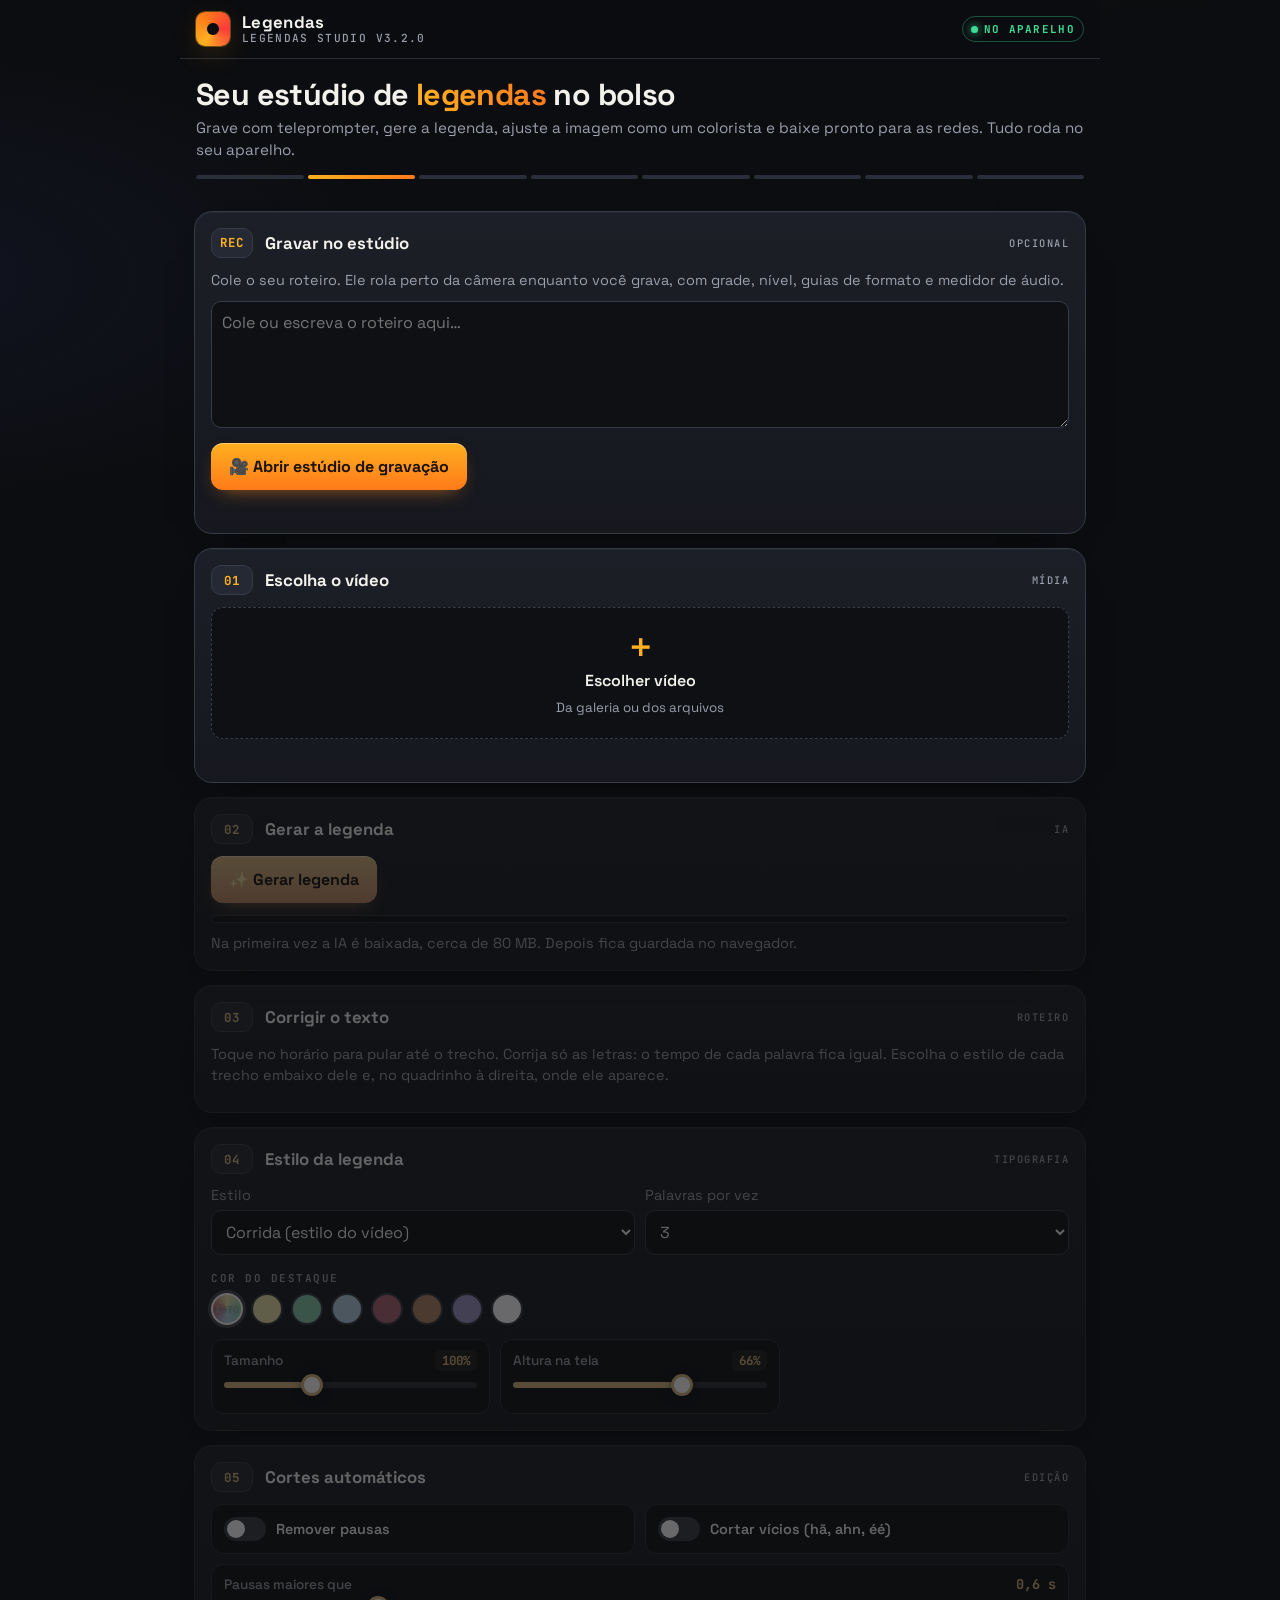
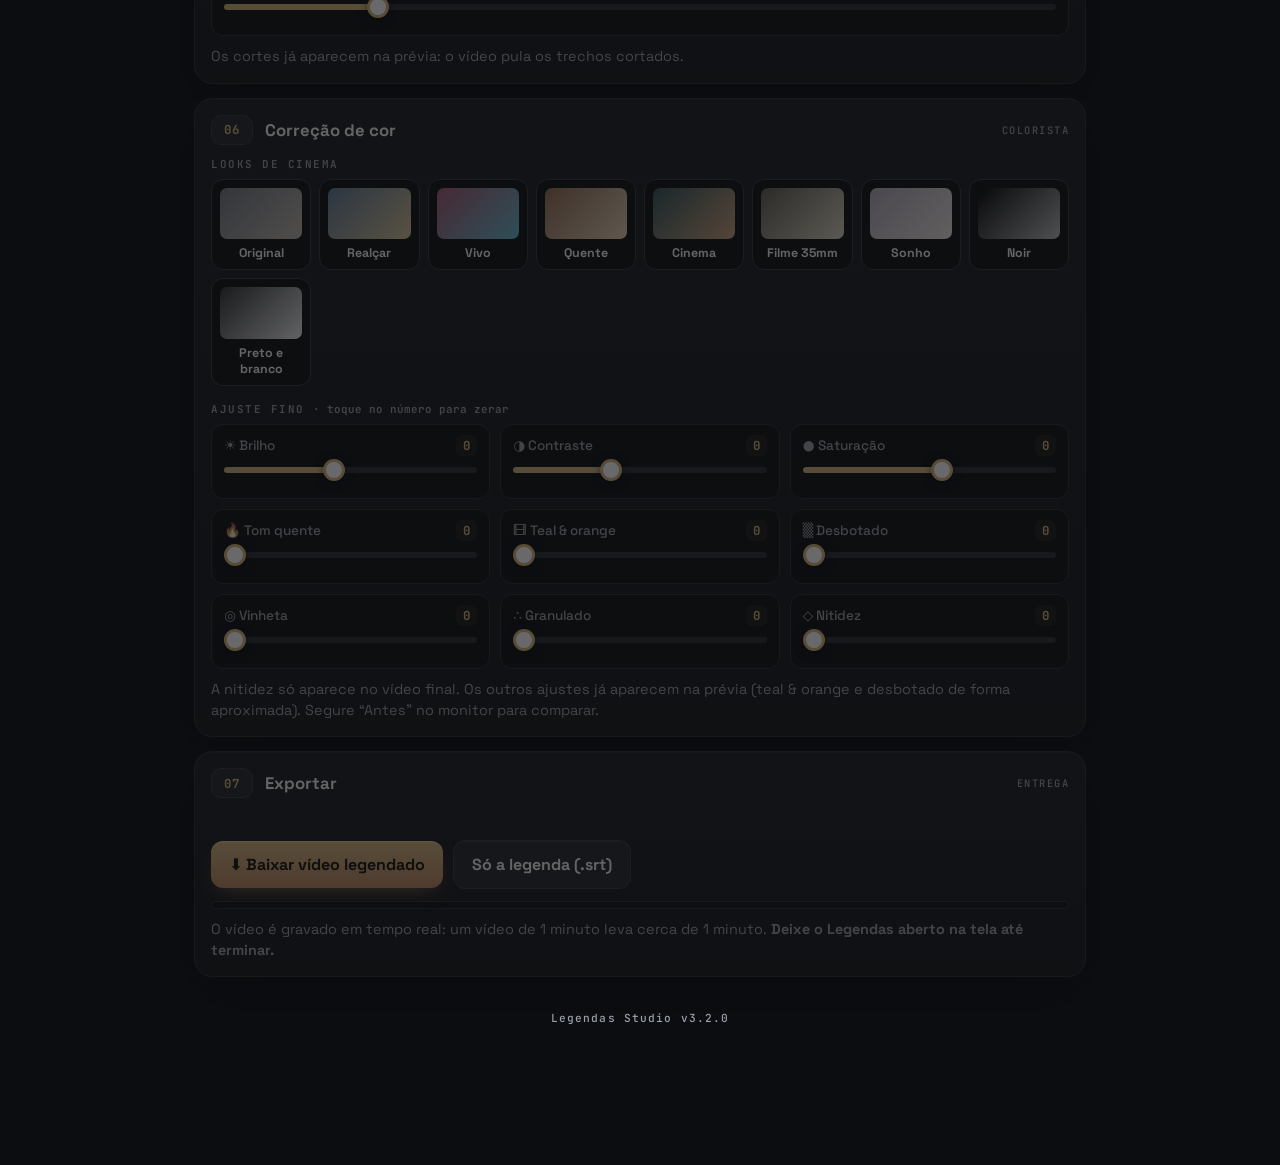
<file: legendas/index.html>
<!DOCTYPE html>
<html lang="pt-BR">
<head>
<meta charset="UTF-8">
<meta name="viewport" content="width=device-width, initial-scale=1">
<title>Legendas Studio — legenda automática e estúdio de gravação</title>
<link rel="manifest" href="manifest.webmanifest">
<meta name="theme-color" content="#0c0d10">
<link rel="icon" type="image/png" href="icon-192.png">
<link rel="apple-touch-icon" href="apple-touch-icon.png">
<meta name="apple-mobile-web-app-capable" content="yes">
<meta name="mobile-web-app-capable" content="yes">
<meta name="apple-mobile-web-app-title" content="Legendas">
<link rel="preconnect" href="https://fonts.googleapis.com"><link rel="preconnect" href="https://fonts.gstatic.com" crossorigin>
<link href="https://fonts.googleapis.com/css2?family=Montserrat:wght@300;500;800;900&family=Playfair+Display:ital,wght@1,700&family=Bangers&display=swap" rel="stylesheet">
<link href="https://fonts.googleapis.com/css2?family=Space+Grotesk:wght@400;500;600;700&family=JetBrains+Mono:wght@500;700&display=swap" rel="stylesheet">
<style>
  :root{
    --bg:#0c0d10;--bg2:#121419;--card:#16181e;--card2:#1c1f27;--line:#2a2e38;--line2:#363b48;
    --txt:#f3f1ec;--mut:#9a9fac;--acc:#ffb020;--acc2:#ff7a1a;--rec:#ff3b3b;--ok:#3ddc97;--warn:#ffc65c;
    --deep:#0e1014;--sec:#252934;--glow:0 0 0 1px rgba(255,176,32,.35),0 8px 30px -8px rgba(255,176,32,.45);
    --mono:"JetBrains Mono",ui-monospace,monospace;--ui:"Space Grotesk",system-ui,sans-serif;
  }
  *{box-sizing:border-box;-webkit-tap-highlight-color:transparent}
  [hidden]{display:none !important}
  html{background:var(--bg)}
  body{margin:0;font-family:var(--ui);color:var(--txt);min-height:100vh;
    background:radial-gradient(1200px 500px at 80% -10%,rgba(255,140,30,.10),transparent 60%),radial-gradient(900px 400px at -10% 10%,rgba(80,120,255,.07),transparent 60%),var(--bg)}
  main{max-width:920px;margin:0 auto;padding:0 14px 120px}
  /* barra superior */
  .appbar{position:sticky;top:0;z-index:20;margin:0 -14px 14px;padding:12px 16px;display:flex;align-items:center;gap:12px;
    background:rgba(12,13,16,.82);backdrop-filter:blur(14px);-webkit-backdrop-filter:blur(14px);border-bottom:1px solid var(--line)}
  .logo{width:34px;height:34px;border-radius:9px;background:conic-gradient(from 210deg,var(--acc),var(--acc2),var(--rec),var(--acc));display:grid;place-items:center;box-shadow:var(--glow)}
  .logo i{width:12px;height:12px;border-radius:50%;background:var(--bg);box-shadow:0 0 0 3px rgba(0,0,0,.25) inset}
  .brand{flex:1;line-height:1.1}
  .brand b{font-size:1.05rem;letter-spacing:.02em}
  .brand small{display:block;color:var(--mut);font:500 .7rem var(--mono);letter-spacing:.12em;text-transform:uppercase}
  .live{font:700 .68rem var(--mono);letter-spacing:.12em;color:var(--ok);border:1px solid rgba(61,220,151,.35);padding:5px 8px;border-radius:999px;display:flex;gap:6px;align-items:center}
  .live:before{content:"";width:7px;height:7px;border-radius:50%;background:var(--ok);box-shadow:0 0 8px var(--ok)}
  .hero{padding:6px 2px 14px}
  .aviso{margin:0 0 8px;font-size:1rem;font-weight:600;color:var(--warn)}
  h1{font-size:1.9rem;line-height:1.05;margin:0 0 6px;letter-spacing:-.02em}
  h1 span{background:linear-gradient(90deg,var(--acc),var(--acc2));-webkit-background-clip:text;background-clip:text;color:transparent}
  .sub{color:var(--mut);margin:0;font-size:.95rem;line-height:1.45}
  /* linha do tempo das etapas */
  .rail{display:flex;gap:4px;margin:14px 0 18px}
  .rail i{flex:1;height:4px;border-radius:4px;background:var(--line);transition:background .4s}
  .rail i.on{background:linear-gradient(90deg,var(--acc),var(--acc2))}
  .rail i.ok{background:var(--ok)}
  /* cartões */
  .card{position:relative;background:linear-gradient(180deg,var(--card2),var(--card));border:1px solid var(--line);border-radius:18px;padding:16px;margin-bottom:14px;
    box-shadow:0 1px 0 rgba(255,255,255,.04) inset,0 20px 40px -30px rgba(0,0,0,.9);transition:opacity .3s,transform .3s,border-color .3s}
  .card:not(.locked):not(.done){border-color:var(--line2)}
  .step{display:flex;align-items:center;gap:12px;font-weight:700;font-size:1.05rem;margin-bottom:12px}
  .num{background:var(--sec);color:var(--acc);border:1px solid var(--line2);border-radius:10px;min-width:42px;height:30px;padding:0 8px;display:grid;place-items:center;font:700 .78rem var(--mono);letter-spacing:.06em;flex:none}
  .step em{margin-left:auto;font:500 .65rem var(--mono);letter-spacing:.14em;color:var(--mut);font-style:normal;text-transform:uppercase}
  .done .num{background:rgba(61,220,151,.12);color:var(--ok);border-color:rgba(61,220,151,.35)}
  .done .step em{color:var(--ok)}
  .locked{opacity:.38;pointer-events:none;filter:saturate(.4)}
  /* botões */
  button,.filebtn{font-family:var(--ui);background:linear-gradient(180deg,var(--acc),var(--acc2));color:#1a1206;border:0;border-radius:12px;padding:13px 18px;font-size:1rem;font-weight:700;cursor:pointer;display:inline-flex;align-items:center;gap:8px;justify-content:center;
    box-shadow:0 8px 20px -10px rgba(255,140,30,.7),0 1px 0 rgba(255,255,255,.35) inset;transition:transform .12s,filter .2s}
  button:active,.filebtn:active{transform:scale(.97)}
  button.sec{background:var(--sec);color:var(--txt);box-shadow:0 1px 0 rgba(255,255,255,.06) inset;border:1px solid var(--line2)}
  button.ghost{background:transparent;color:var(--mut);border:1px solid var(--line2);box-shadow:none;padding:8px 12px;font-size:.85rem}
  button:disabled{opacity:.5;cursor:default}
  .filebtn{width:100%;padding:22px;border:1.5px dashed var(--line2);background:var(--deep);color:var(--txt);box-shadow:none;flex-direction:column;font-weight:600}
  .filebtn b{font-size:2rem;line-height:1;color:var(--acc)}
  .filebtn small{color:var(--mut);font-weight:400}
  input[type=file]{display:none}
  select{font-family:var(--ui);background:var(--deep);color:var(--txt);border:1px solid var(--line2);border-radius:10px;padding:10px;font-size:1rem;width:100%;margin-top:6px}
  /* sliders personalizados */
  input[type=range]{-webkit-appearance:none;appearance:none;background:transparent;height:28px;width:100%;margin:0}
  input[type=range]::-webkit-slider-runnable-track{height:6px;border-radius:6px;background:linear-gradient(90deg,var(--acc) 0 var(--p,50%),var(--line) var(--p,50%) 100%)}
  input[type=range]::-moz-range-track{height:6px;border-radius:6px;background:linear-gradient(90deg,var(--acc) 0 var(--p,50%),var(--line) var(--p,50%) 100%)}
  input[type=range]::-webkit-slider-thumb{-webkit-appearance:none;width:22px;height:22px;margin-top:-8px;border-radius:50%;background:#fff;border:3px solid var(--acc);box-shadow:0 2px 8px rgba(0,0,0,.6)}
  input[type=range]::-moz-range-thumb{width:16px;height:16px;border-radius:50%;background:#fff;border:3px solid var(--acc)}
  .ctl{display:block;background:var(--deep);border:1px solid var(--line);border-radius:12px;padding:10px 12px}
  .ctl .hd{display:flex;justify-content:space-between;align-items:center;font-size:.85rem;color:var(--mut);font-weight:500}
  .ctl output{font:700 .78rem var(--mono);color:var(--acc);background:rgba(255,176,32,.08);padding:2px 7px;border-radius:6px;cursor:pointer}
  .grid2{display:grid;grid-template-columns:repeat(auto-fill,minmax(220px,1fr));gap:10px}
  .row{display:flex;flex-wrap:wrap;gap:10px;align-items:center}
  label{color:var(--mut);font-size:.9rem}
  .fld{display:block;flex:1;min-width:140px}
  /* monitor */
  .stage{position:relative;background:#000;border-radius:14px;overflow:hidden;margin-top:14px;border:1px solid var(--line2)}
  video{width:100%;display:block;max-height:60vh}
  #capCv,.ovl{position:absolute;pointer-events:none}
  .monbar{display:flex;gap:6px;flex-wrap:wrap;margin-top:10px}
  .chip{font:600 .72rem var(--mono);letter-spacing:.06em;text-transform:uppercase;background:var(--deep);color:var(--mut);border:1px solid var(--line2);border-radius:999px;padding:8px 11px;box-shadow:none}
  .chip.sel{color:#1a1206;background:var(--acc);border-color:var(--acc)}
  .chip.hold{color:var(--txt)}
  .tc{position:absolute;left:10px;top:10px;font:700 .75rem var(--mono);background:rgba(0,0,0,.6);color:#fff;padding:4px 8px;border-radius:6px;pointer-events:none;letter-spacing:.06em}
  #histo{position:absolute;right:10px;top:10px;width:120px;height:56px;background:rgba(0,0,0,.55);border-radius:6px;pointer-events:none;border:1px solid rgba(255,255,255,.12)}
  .g3{background-image:linear-gradient(90deg,transparent calc(33.33% - .5px),rgba(255,255,255,.45) calc(33.33% - .5px) calc(33.33% + .5px),transparent 0,transparent calc(66.66% - .5px),rgba(255,255,255,.45) calc(66.66% - .5px) calc(66.66% + .5px),transparent 0),
    linear-gradient(transparent calc(33.33% - .5px),rgba(255,255,255,.45) calc(33.33% - .5px) calc(33.33% + .5px),transparent 0,transparent calc(66.66% - .5px),rgba(255,255,255,.45) calc(66.66% - .5px) calc(66.66% + .5px),transparent 0)}
  .safe:before,.safe:after{content:"";position:absolute;border:1px dashed rgba(255,255,255,.5)}
  .safe:before{inset:5%}.safe:after{inset:10%;border-color:rgba(255,176,32,.6)}
  .social{background:linear-gradient(90deg,transparent 84%,rgba(255,59,59,.28) 84%),linear-gradient(transparent 80%,rgba(255,59,59,.28) 80%),linear-gradient(rgba(255,59,59,.2) 0 9%,transparent 9%)}
  .social span{position:absolute;right:2%;bottom:2%;font:700 9px var(--mono);color:#fff;background:rgba(255,59,59,.8);padding:2px 5px;border-radius:4px}
  #fxVig{background:radial-gradient(ellipse at center,transparent 45%,rgba(0,0,0,.9) 100%)}
  #fxFade{background:#3a3a3a;mix-blend-mode:lighten}
  #fxTone{background:linear-gradient(180deg,#ff9a3c,#00a6b4);mix-blend-mode:soft-light}
  #fxGrain{mix-blend-mode:overlay}
  /* trechos */
  .seg{display:grid;grid-template-columns:auto 1fr auto !important;gap:10px;align-items:start;padding:10px;border:1px solid transparent;border-radius:12px;margin-bottom:4px;transition:background .2s,border-color .2s}
  .seg.on{background:rgba(255,176,32,.06);border-color:rgba(255,176,32,.3)}
  .seg.on textarea{border-color:var(--acc)}
  .t{color:var(--acc);font:700 .75rem var(--mono);background:rgba(255,176,32,.08);padding:6px 7px;border-radius:7px;box-shadow:none;border:0}
  .segStyle{margin-top:6px;font-size:.82rem;padding:6px;color:var(--mut)}
  .segStyle.own{color:#fff;border-color:var(--acc)}
  .pq{display:grid;grid-template-columns:repeat(3,14px);grid-template-rows:repeat(3,18px);gap:2px;padding:3px;border:1px solid var(--line2);border-radius:7px;background:var(--deep)}
  .pq b{background:var(--sec);border-radius:2px;cursor:pointer}
  .pq b.sel{background:var(--acc)}
  .pq.padrao b.mid{background:#6a5530}
  #segs{max-height:52vh;overflow:auto;margin:0 -6px;padding:0 6px}
  textarea{width:100%;background:var(--deep);color:var(--txt);border:1px solid var(--line2);border-radius:10px;padding:10px;font-size:1rem;font-family:inherit;resize:vertical;min-height:2.6em}
  textarea:focus,select:focus{outline:none;border-color:var(--acc);box-shadow:0 0 0 3px rgba(255,176,32,.15)}
  /* progresso */
  .bar{height:8px;background:var(--deep);border-radius:8px;overflow:hidden;margin-top:12px;border:1px solid var(--line)}
  .bar i{display:block;height:100%;width:0;background:linear-gradient(90deg,var(--acc),var(--acc2));transition:width .2s;box-shadow:0 0 12px var(--acc)}
  .msg{color:var(--mut);margin-top:10px;font-size:.9rem;min-height:1.2em;line-height:1.45}
  .warn{color:var(--warn)}
  label.chk{display:flex;align-items:center;gap:10px;color:var(--txt);font-weight:600;background:var(--deep);border:1px solid var(--line);border-radius:12px;padding:12px;flex:1;min-width:220px}
  label.chk input{appearance:none;-webkit-appearance:none;width:42px;height:24px;border-radius:24px;background:var(--line2);position:relative;transition:background .2s;flex:none;margin:0}
  label.chk input:after{content:"";position:absolute;top:3px;left:3px;width:18px;height:18px;border-radius:50%;background:#fff;transition:transform .2s}
  label.chk input:checked{background:var(--acc)}
  label.chk input:checked:after{transform:translateX(18px)}
  /* looks */
  #presets{display:grid;grid-template-columns:repeat(auto-fill,minmax(92px,1fr));gap:8px}
  button.pre{flex-direction:column;padding:8px;font-size:.78rem;gap:6px;background:var(--deep);border:1px solid var(--line2);color:var(--txt);box-shadow:none}
  button.pre:before{content:"";display:block;width:100%;aspect-ratio:16/10;border-radius:7px;background:var(--sw,linear-gradient(135deg,#555,#999))}
  button.pre.sel{border-color:var(--acc);box-shadow:var(--glow);background:var(--deep);color:var(--acc)}
  .sw{display:flex;gap:8px;flex-wrap:wrap;margin-top:8px}
  .sw b{width:32px;height:32px;border-radius:50%;cursor:pointer;border:2px solid var(--line2);display:grid;place-items:center;font:700 .6rem var(--mono);color:var(--mut)}
  .sw b.sel{border-color:#fff;box-shadow:0 0 0 3px rgba(255,255,255,.18)}
  .sect{font:600 .68rem var(--mono);letter-spacing:.14em;text-transform:uppercase;color:var(--mut);margin:16px 0 8px}
  #recover{margin-top:10px;background:var(--ok);width:100%}
  footer{color:var(--mut);text-align:center;font:500 .7rem var(--mono);letter-spacing:.1em;padding:20px}
  /* ===== estúdio / teleprompter ===== */
  #tp{position:fixed;inset:0;background:#000;z-index:50;display:none;font-family:var(--ui)}
  #tp.open{display:block}
  #tpCam{position:absolute;inset:0;width:100%;height:100%;object-fit:cover;transform:scaleX(-1);max-height:none;transition:filter .2s}
  #tp.nomirror #tpCam{transform:none}
  #tp:after{content:"";position:absolute;inset:0;border:0 solid var(--rec);pointer-events:none;transition:border-width .2s}
  #tp.rec:after{border-width:5px;box-shadow:inset 0 0 40px rgba(255,59,59,.4)}
  #tpGuides{position:absolute;inset:0;pointer-events:none}
  #tpFrame{position:absolute;left:50%;top:50%;transform:translate(-50%,-50%);border:2px solid rgba(255,176,32,.9);box-shadow:0 0 0 100vmax rgba(0,0,0,.45);display:none;pointer-events:none}
  #tpLevel{position:absolute;left:50%;top:62%;width:46%;height:0;border-top:2px solid rgba(255,255,255,.7);transform:translateX(-50%);display:none;pointer-events:none;transition:border-color .2s}
  #tpLevel.ok{border-color:var(--ok);box-shadow:0 0 10px var(--ok)}
  #tpLevel:before{content:"";position:absolute;left:-14px;right:-14px;top:-2px;border-top:2px dashed rgba(255,255,255,.25)}
  #tpView{position:absolute;left:0;right:0;top:0;height:42%;overflow:hidden;background:linear-gradient(rgba(0,0,0,.82) 70%,rgba(0,0,0,0));cursor:pointer}
  #tpText{position:absolute;left:6%;right:6%;top:0;color:#fff;font-weight:700;line-height:1.35;white-space:pre-wrap;will-change:transform}
  #tp.tpmirror #tpText{transform-origin:center}
  #tpLine{position:absolute;left:0;right:0;top:30%;border-top:2px solid rgba(255,176,32,.9);pointer-events:none}
  #tpLine:before{content:"";position:absolute;left:0;top:-7px;border:6px solid transparent;border-left:10px solid var(--acc)}
  .hud{position:absolute;left:10px;right:10px;top:43%;display:flex;justify-content:space-between;align-items:center;pointer-events:none;gap:8px}
  .hud .pill{font:700 .72rem var(--mono);background:rgba(0,0,0,.55);backdrop-filter:blur(8px);color:#fff;padding:6px 9px;border-radius:8px;letter-spacing:.06em;display:flex;align-items:center;gap:6px}
  #tpTime{position:static;transform:none;color:#fff;background:var(--rec);padding:6px 10px;border-radius:8px;font:700 .8rem var(--mono);display:none}
  #tpTime:before{content:"● REC ";animation:blink 1s steps(2) infinite}
  @keyframes blink{50%{opacity:.2}}
  #tpVu{display:flex;gap:2px;align-items:flex-end;height:14px}
  #tpVu i{width:4px;background:var(--ok);border-radius:1px;height:20%;transition:height .06s}
  #tpVu i:nth-child(n+7){background:var(--warn)}#tpVu i:nth-child(n+9){background:var(--rec)}
  #tpCount{position:absolute;inset:0;display:none;place-items:center;font:900 32vmin var(--ui);color:#fff;text-shadow:0 0 40px rgba(0,0,0,.8);pointer-events:none}
  #tpBar{position:absolute;left:0;right:0;bottom:0;padding:14px 18px calc(18px + env(safe-area-inset-bottom));display:grid;grid-template-columns:1fr auto 1fr;align-items:center;background:linear-gradient(rgba(0,0,0,0),rgba(0,0,0,.85) 45%)}
  .rnd{width:52px;height:52px;border-radius:50%;padding:0;background:rgba(255,255,255,.12);backdrop-filter:blur(10px);color:#fff;font-size:1.3rem;box-shadow:none;border:1px solid rgba(255,255,255,.18)}
  .rnd.sel{background:var(--acc);color:#1a1206}
  .side{display:flex;gap:10px}.side.r{justify-content:flex-end}
  #tpRec{width:78px;height:78px;border-radius:50%;padding:0;font-size:0;background:transparent;border:4px solid #fff;box-shadow:none;position:relative}
  #tpRec:after{content:"";position:absolute;inset:6px;border-radius:50%;background:var(--rec);transition:all .2s}
  #tpRec.on:after{inset:20px;border-radius:6px}
  #tpRec.on{background:transparent;color:transparent}
  #tpSheet{position:absolute;left:10px;right:10px;bottom:118px;max-height:46vh;overflow:auto;background:rgba(18,20,25,.92);backdrop-filter:blur(16px);border:1px solid var(--line2);border-radius:18px;padding:14px;display:none}
  #tpSheet.open{display:block}
  #tpSheet .ctl{background:rgba(0,0,0,.3)}
  #tpSheet .grid2{grid-template-columns:1fr 1fr}
  #tpDone{position:absolute;inset:0;background:rgba(8,9,12,.95);display:none;flex-direction:column;align-items:center;justify-content:center;gap:14px;padding:20px}
  #tpDone video{max-height:55vh;width:auto;max-width:100%;border-radius:14px;border:1px solid var(--line2)}
  #tpDone .row{justify-content:center}
</style>

</head>
<body>
<main>
  <header class="appbar">
    <div class="logo"><i></i></div>
    <div class="brand"><b>Legendas</b><small data-versao>Studio</small></div>
    <span class="live">NO APARELHO</span>
  </header>

  <div class="hero">
    <h1>Seu estúdio de <span>legendas</span> no bolso</h1>
    <p class="sub">Grave com teleprompter, gere a legenda, ajuste a imagem como um colorista e baixe pronto para as redes. Tudo roda no seu aparelho.</p>
    <div class="rail" id="rail"><i></i><i></i><i></i><i></i><i></i><i></i><i></i><i></i></div>
  </div>

  <section class="card" id="c0">
    <div class="step"><span class="num">REC</span> Gravar no estúdio <em>Opcional</em></div>
    <div class="msg" style="margin-top:0;margin-bottom:10px">Cole o seu roteiro. Ele rola perto da câmera enquanto você grava, com grade, nível, guias de formato e medidor de áudio.</div>
    <textarea id="tpScript" rows="5" placeholder="Cole ou escreva o roteiro aqui…"></textarea>
    <div class="row" style="margin-top:10px"><button id="tpOpen">🎥 Abrir estúdio de gravação</button><span class="msg" id="tpWords" style="margin:0"></span></div>
    <div class="msg" id="m0"></div>
  </section>

  <section class="card" id="c1">
    <div class="step"><span class="num">01</span> Escolha o vídeo <em>Mídia</em></div>
    <label class="filebtn" for="file"><b>＋</b>Escolher vídeo<small>Da galeria ou dos arquivos</small></label>
    <input type="file" id="file" accept="video/*">
    <div class="msg" id="m1"></div>
    <button id="recover" hidden>Recuperar a legenda que você já fez neste vídeo</button>
    <div class="stage" id="stage" hidden>
      <video id="vid" controls playsinline></video>
      <div class="ovl" id="fxTone"></div>
      <div class="ovl" id="fxFade"></div>
      <div class="ovl" id="fxVig"></div>
      <canvas class="ovl" id="fxGrain" width="160" height="160"></canvas>
      <div class="ovl g3" id="ovGrid" hidden></div>
      <div class="ovl safe" id="ovSafe" hidden></div>
      <div class="ovl social" id="ovSocial" hidden><span>ÁREA DOS BOTÕES DA REDE</span></div>
      <canvas id="capCv"></canvas>
      <div class="tc" id="tc">00:00:00:00</div>
      <canvas id="histo" width="120" height="56" hidden></canvas>
    </div>
    <div class="monbar" id="monbar" hidden>
      <button class="chip" data-ov="ovGrid">Grade</button>
      <button class="chip" data-ov="ovSafe">Área segura</button>
      <button class="chip" data-ov="ovSocial">Zona das redes</button>
      <button class="chip" data-ov="histo">Histograma</button>
      <button class="chip hold" id="cmpBtn">◐ Segure: antes</button>
      <button class="chip" id="frameBtn">📸 Foto do quadro</button>
    </div>
  </section>

  <section class="card locked" id="c2">
    <div class="step"><span class="num">02</span> Gerar a legenda <em>IA</em></div>
    <div class="row">
      <input type="hidden" id="model" value="onnx-community/whisper-base_timestamped">
      <button id="go">✨ Gerar legenda</button>
    </div>
    <div class="bar"><i id="bar"></i></div>
    <div class="msg" id="m2">Na primeira vez a IA é baixada, cerca de 80 MB. Depois fica guardada no navegador.</div>
  </section>

  <section class="card locked" id="c3">
    <div class="step"><span class="num">03</span> Corrigir o texto <em>Roteiro</em></div>
    <div class="msg" style="margin-top:0;margin-bottom:10px">Toque no horário para pular até o trecho. Corrija só as letras: o tempo de cada palavra fica igual. Escolha o estilo de cada trecho embaixo dele e, no quadrinho à direita, onde ele aparece.</div>
    <div id="segs"></div>
  </section>

  <section class="card locked" id="c4">
    <div class="step"><span class="num">04</span> Estilo da legenda <em>Tipografia</em></div>
    <div class="row">
      <label class="fld">Estilo <select id="style"></select></label>
      <label class="fld">Palavras por vez
        <select id="per"><option>1</option><option>2</option><option selected>3</option><option>4</option><option>6</option></select>
      </label>
    </div>
    <div class="sect">Cor do destaque</div>
    <select id="accent" hidden>
      <option value="">Do estilo</option><option value="#ffe14d">Amarelo</option><option value="#3ee08f">Verde</option>
      <option value="#8fd3ff">Azul</option><option value="#ff4d6d">Rosa</option><option value="#e8782a">Laranja</option>
      <option value="#a98bff">Roxo</option><option value="#ffffff">Branco</option>
    </select>
    <div class="sw" id="accentSw"></div>
    <div class="grid2" style="margin-top:14px">
      <label class="ctl"><span class="hd">Tamanho <output></output></span><input type="range" id="size" min="50" max="200" value="100" data-u="%"></label>
      <label class="ctl"><span class="hd">Altura na tela <output></output></span><input type="range" id="pos" min="10" max="92" value="66" data-u="%"></label>
    </div>
  </section>

  <section class="card locked" id="c5">
    <div class="step"><span class="num">05</span> Cortes automáticos <em>Edição</em></div>
    <div class="row">
      <label class="chk"><input type="checkbox" id="cutPause"> Remover pausas</label>
      <label class="chk"><input type="checkbox" id="cutFill"> Cortar vícios (hã, ahn, éé)</label>
    </div>
    <label class="ctl" style="margin-top:10px"><span class="hd">Pausas maiores que <b id="cutThrTxt" style="color:var(--acc);font-family:var(--mono)">0,6 s</b></span><input type="range" id="cutThr" min="3" max="20" value="6"></label>
    <div class="msg" id="m5">Os cortes já aparecem na prévia: o vídeo pula os trechos cortados.</div>
  </section>

  <section class="card locked" id="c6">
    <div class="step"><span class="num">06</span> Correção de cor <em>Colorista</em></div>
    <div class="sect" style="margin-top:0">Looks de cinema</div>
    <div id="presets">
      <button class="pre" data-p="natural" style="--sw:linear-gradient(135deg,#6b7a8f,#c9b79c)">Original</button>
      <button class="pre" data-p="auto" style="--sw:linear-gradient(135deg,#3f7fbf,#f2c14e)">Realçar</button>
      <button class="pre" data-p="vivo" style="--sw:linear-gradient(135deg,#ff3d7f,#00d4ff)">Vivo</button>
      <button class="pre" data-p="quente" style="--sw:linear-gradient(135deg,#c0632b,#ffd08a)">Quente</button>
      <button class="pre" data-p="cinema" style="--sw:linear-gradient(135deg,#0f5d66,#ff9a3c)">Cinema</button>
      <button class="pre" data-p="filme" style="--sw:linear-gradient(135deg,#6e5a3c,#e8d6a8)">Filme 35mm</button>
      <button class="pre" data-p="sonho" style="--sw:linear-gradient(135deg,#b8a5c9,#f6e3d3)">Sonho</button>
      <button class="pre" data-p="noir" style="--sw:linear-gradient(135deg,#050505,#bdbdbd)">Noir</button>
      <button class="pre" data-p="pb" style="--sw:linear-gradient(135deg,#333,#eee)">Preto e branco</button>
    </div>
    <div class="sect">Ajuste fino <span style="text-transform:none;letter-spacing:0">· toque no número para zerar</span></div>
    <div class="grid2">
      <label class="ctl"><span class="hd">☀ Brilho <output></output></span><input type="range" id="fxB" min="70" max="140" value="100" data-z="100"></label>
      <label class="ctl"><span class="hd">◑ Contraste <output></output></span><input type="range" id="fxC" min="70" max="150" value="100" data-z="100"></label>
      <label class="ctl"><span class="hd">● Saturação <output></output></span><input type="range" id="fxS" min="0" max="180" value="100" data-z="100"></label>
      <label class="ctl"><span class="hd">🔥 Tom quente <output></output></span><input type="range" id="fxW" min="0" max="40" value="0" data-z="0"></label>
      <label class="ctl"><span class="hd">🎞 Teal &amp; orange <output></output></span><input type="range" id="fxT" min="0" max="100" value="0" data-z="0"></label>
      <label class="ctl"><span class="hd">▒ Desbotado <output></output></span><input type="range" id="fxF" min="0" max="100" value="0" data-z="0"></label>
      <label class="ctl"><span class="hd">◎ Vinheta <output></output></span><input type="range" id="fxV" min="0" max="100" value="0" data-z="0"></label>
      <label class="ctl"><span class="hd">∴ Granulado <output></output></span><input type="range" id="fxG" min="0" max="100" value="0" data-z="0"></label>
      <label class="ctl"><span class="hd">◇ Nitidez <output></output></span><input type="range" id="fxN" min="0" max="100" value="0" data-z="0"></label>
    </div>
    <div class="msg">A nitidez só aparece no vídeo final. Os outros ajustes já aparecem na prévia (teal &amp; orange e desbotado de forma aproximada). Segure “Antes” no monitor para comparar.</div>
  </section>

  <section class="card locked" id="c7">
    <div class="step"><span class="num">07</span> Exportar <em>Entrega</em></div>
    <div class="msg" id="mDur" style="margin-top:0"></div>
    <div class="row" style="margin-top:12px">
      <button id="exp">⬇ Baixar vídeo legendado</button>
      <button id="srt" class="sec">Só a legenda (.srt)</button>
      <button id="saveVid" hidden style="background:var(--ok)">Salvar vídeo no aparelho</button>
    </div>
    <div class="bar"><i id="bar2"></i></div>
    <div class="msg" id="m4">O vídeo é gravado em tempo real: um vídeo de 1 minuto leva cerca de 1 minuto. <b>Deixe o Legendas aberto na tela até terminar.</b></div>
  </section>
  <footer data-versao>Legendas</footer>
</main>

<div id="tp">
  <video id="tpCam" autoplay playsinline muted></video>
  <div id="tpGuides" class=""></div>
  <div id="tpFrame"></div>
  <div id="tpLevel"></div>
  <div id="tpView"><div id="tpText"></div><div id="tpLine"></div></div>
  <div class="hud">
    <div class="pill" id="tpRes">— · CÂM</div>
    <div id="tpTime">0:00</div>
    <div class="pill"><span>MIC</span><span id="tpVu"><i></i><i></i><i></i><i></i><i></i><i></i><i></i><i></i><i></i><i></i></span></div>
  </div>
  <div id="tpCount"></div>
  <div id="tpSheet">
    <div class="sect" style="margin-top:0">Teleprompter</div>
    <div class="grid2">
      <label class="ctl"><span class="hd">Velocidade <output></output></span><input type="range" id="tpSpeed" min="10" max="120" value="40"></label>
      <label class="ctl"><span class="hd">Letra <output></output></span><input type="range" id="tpSize" min="20" max="80" value="40" data-u="px"></label>
    </div>
    <div class="sect">Contagem antes de gravar</div>
    <div class="row" id="tpDelay">
      <button class="chip" data-d="0">Sem</button><button class="chip sel" data-d="3">3 s</button><button class="chip" data-d="5">5 s</button><button class="chip" data-d="10">10 s</button>
    </div>
    <div class="sect">Guias de enquadramento</div>
    <div class="row" id="tpAspect">
      <button class="chip sel" data-a="0">Livre</button><button class="chip" data-a="0.5625">9:16</button><button class="chip" data-a="0.8">4:5</button><button class="chip" data-a="1">1:1</button><button class="chip" data-a="1.7778">16:9</button>
    </div>
    <div class="row" style="margin-top:8px">
      <button class="chip" id="tpGridBtn">Grade 3×3</button><button class="chip" id="tpLevelBtn">Nível</button><button class="chip" id="tpMirrorBtn">Espelho da tela</button>
    </div>
    <div class="sect">Câmera</div>
    <div class="grid2">
      <label class="ctl" id="tpZoomW" hidden><span class="hd">Zoom <output></output></span><input type="range" id="tpZoom" min="1" max="1" step="0.1" value="1" data-u="×"></label>
      <label class="ctl" id="tpExpW" hidden><span class="hd">Exposição <output></output></span><input type="range" id="tpExp" min="0" max="0" step="0.1" value="0"></label>
      <label class="ctl"><span class="hd">Luz suave (prévia) <output></output></span><input type="range" id="tpBeauty" min="0" max="100" value="0" data-u="%"></label>
    </div>
    <div class="row" style="margin-top:8px"><button class="chip" id="tpTorch" hidden>🔦 Lanterna</button><button class="chip" id="tpBack">↺ Texto do início</button></div>
  </div>
  <div id="tpBar">
    <div class="side"><button class="rnd" id="tpClose" title="Fechar">✕</button><button class="rnd" id="tpFlip" title="Virar câmera">⟲</button></div>
    <button id="tpRec">● Gravar</button>
    <div class="side r"><button class="rnd" id="tpSetBtn" title="Ajustes">⚙</button></div>
  </div>
  <div id="tpDone">
    <div id="tpDoneMsg" style="color:#fff;font-weight:700;text-align:center">Gravação pronta. Salve no celular antes de seguir.</div>
    <video id="tpPreview" controls playsinline></video>
    <div class="row">
      <button id="tpSave" style="background:var(--ok);font-size:1.1rem;padding:14px 22px">Salvar no celular</button>
      <button id="tpUse">Usar este vídeo para legendar</button>
      <button id="tpAgain" class="sec">Gravar de novo</button>
      <button id="tpExit" class="sec">Sair do estúdio</button>
    </div>
  </div>
</div>

<script>
const $ = id => document.getElementById(id);
const vid = $('vid'), capCv = $('capCv');
let file = null, url = null;
let words = [];   // [{w, start, end}] — lista única de palavras com tempo
let groups = [];  // legendas montadas a partir das palavras

function unlock(id){ $(id).classList.remove('locked'); }
function done(id){ $(id).classList.add('done'); }
function fmt(s){ const m=Math.floor(s/60), x=(s%60).toFixed(1).padStart(4,'0'); return m+':'+x; }

// ================= ESTILOS =================
// pos = altura da linha da legenda (0 topo, 1 base)
const STYLES = {
  corrida: { name:'Corrida (estilo do vídeo)', font:'Montserrat', weight:500, upper:true, spacing:0.08,
             color:'#ffffff', active:'#8fd3ff', shadow:'rgba(0,0,0,.55)', pos:0.66, size:3.2 },
  pop:     { name:'Pop amarelo', font:'Montserrat', weight:900, upper:true, spacing:0,
             color:'#ffffff', active:'#ffe14d', stroke:'#000000', pop:true, pos:0.70, size:5.2 },
  neon:    { name:'Neon', font:'Montserrat', weight:800, upper:false, spacing:0.02,
             color:'rgba(255,255,255,.55)', active:'#ffffff', glow:'#7c5cff', neon:true, pos:0.72, size:4.4 },
  caixa:   { name:'Caixa na palavra', font:'Montserrat', weight:800, upper:false, spacing:0,
             color:'#ffffff', active:'#ffffff', activeBg:'#7c5cff', shadow:'rgba(0,0,0,.6)', pos:0.74, size:4.2 },
  classic: { name:'Clássica (fundo escuro)', font:'system-ui', weight:700, upper:false, spacing:0,
             color:'#ffffff', active:'#ffffff', lineBg:'rgba(0,0,0,.65)', pos:0.86, size:4.2 },
  impacto: { name:'Impacto (título em duas linhas)', font:'Montserrat', weight:300, upper:true, spacing:0.04,
             color:'#ffffff', active:'#ffffff', shadow:'rgba(0,0,0,.5)', impact:true, pos:0.55, size:6 },
  etiqueta:{ name:'Etiqueta de vidro', font:'Montserrat', weight:500, upper:false, spacing:0.01,
             color:'rgba(255,255,255,.75)', active:'#8fd3ff', lineBg:'rgba(20,24,34,.55)', pill:true, pos:0.60, size:2.6 },
  sublinhado:{ name:'Sublinhado', font:'Montserrat', weight:800, upper:true, spacing:0.03,
             color:'#ffffff', active:'#ffffff', underline:'#ff4d6d', shadow:'rgba(0,0,0,.55)', pos:0.72, size:3.8 },
  maquina: { name:'Máquina de escrever', font:'Montserrat', weight:800, upper:false, spacing:0,
             color:'#ffffff', active:'#ffffff', typewriter:true, shadow:'rgba(0,0,0,.6)', pos:0.74, size:4.2 },
  karaoke: { name:'Karaokê (enche de cor)', font:'Montserrat', weight:900, upper:true, spacing:0,
             color:'#ffffff', active:'#3ee08f', stroke:'#000000', neon:true, pos:0.72, size:4.6 },
  elegante:{ name:'Elegante (itálico)', font:'Playfair Display', italic:true, weight:700, upper:false, spacing:0,
             color:'#ffffff', active:'#f5c26b', shadow:'rgba(0,0,0,.6)', pos:0.74, size:4.6 },
  lista:   { name:'Lista numerada', font:'Montserrat', weight:800, upper:false, spacing:0,
             color:'#ffffff', active:'#8fd3ff', mode:'lista', pos:0.62, size:3.2 },
  gibi:    { name:'Balão de gibi (POW!)', font:'Bangers', weight:400, upper:true, spacing:0.04,
             color:'#e3141b', active:'#e3141b', mode:'gibi', pos:0.66, size:4.8 },
  relogio: { name:'Relógio regressivo', font:'Montserrat', weight:800, upper:true, spacing:0.04,
             color:'#ffffff', active:'#ff4d6d', mode:'relogio', pos:0.55, size:3.2 }
};
(function fillStyles(){
  const sel = $('style');
  for(const k in STYLES){ const o=document.createElement('option'); o.value=k; o.textContent=STYLES[k].name; sel.appendChild(o); }
})();

// ================= MONTAR LEGENDAS =================
function buildGroups(){
  const per = +$('per').value;
  groups = []; let cur = null;
  words.forEach((w, idx) => {
    const prev = words[idx-1];
    const gap = prev ? w.start - prev.end : 0;
    const endsSentence = prev && /[.!?…]$/.test(prev.w);
    if(!cur || cur.words.length >= per || gap > 0.7 || endsSentence){
      cur = { words:[] }; groups.push(cur);
    }
    cur.words.push(w);
  });
  groups.forEach((g, i) => {
    g.i = i;
    g.start = g.words[0].start;
    g.end = g.words[g.words.length-1].end;
    const pw = g.words.find(w => w.pos != null);
    g.pos = pw ? pw.pos : null;   // 0..8 no quadro, ou null = padrão
    const sw = g.words.find(w => w.style);
    g.style = sw ? sw.style : null; // estilo próprio do trecho, ou null = padrão
  });
  // segura a legenda na tela até a próxima, se a pausa for curta
  groups.forEach((g, i) => { const n = groups[i+1]; g.show = n ? Math.min(n.start, g.end + 0.4) : g.end + 0.4; });
}
function groupAt(t){ return groups.find(g => t >= g.start - 0.05 && t < g.show) || null; }

// ================= DESENHO (prévia e exportação usam o mesmo) =================
function drawCaption(ctx, W, H, t){
  const g0 = groupAt(t); if(!g0) return;
  const g = $('cutFill').checked ? {...g0, words: g0.words.filter(w => !isFiller(w))} : g0;
  if(!g.words.length) return;
  const base = STYLES[g.style || $('style').value], acc = $('accent').value;
  const st = acc && base.mode !== 'gibi' ? {...base, active: acc, glow: base.glow ? acc : base.glow} : base;
  const fs = Math.round(H * st.size * (+$("size").value) / 10000);
  ctx.save();
  const fam = st.font === 'system-ui' ? 'system-ui,-apple-system,sans-serif' : `"${st.font}",system-ui,sans-serif`;
  if(st.impact){ drawImpact(ctx, W, H, t, g, st, fs, fam); ctx.restore(); return; }
  if(st.mode){ ({lista:drawLista, gibi:drawGibi, relogio:drawRelogio})[st.mode](ctx, W, H, t, g, st, fs, fam); ctx.restore(); return; }
  ctx.font = `${st.italic ? 'italic ' : ''}${st.weight} ${fs}px ${st.font === 'system-ui' ? 'system-ui,-apple-system,sans-serif' : `"${st.font}",system-ui,sans-serif`}`;
  if('letterSpacing' in ctx) ctx.letterSpacing = (st.spacing * fs) + 'px';
  ctx.textBaseline = 'middle';
  const space = ctx.measureText(' ').width + st.spacing * fs * 1.5 + (st.stroke ? fs*0.22 : 0) + (st.pop ? fs*0.12 : 0);
  const items = g.words.map(w => {
    const txt = st.upper ? w.w.toLocaleUpperCase('pt-BR') : w.w;
    return { w, txt, width: ctx.measureText(txt).width };
  });
  // quebra em linhas
  const cell = g.pos;
  const colX = cell == null ? 0.5 : [0.27, 0.5, 0.73][cell % 3];
  const maxW = W * (cell == null || cell % 3 === 1 ? 0.86 : 0.46), lines = []; let line = [], lw = 0;
  for(const it of items){
    const add = (line.length ? space : 0) + it.width;
    if(line.length && lw + add > maxW){ lines.push({items:line, width:lw}); line=[]; lw=0; }
    lw += (line.length ? space : 0) + it.width; line.push(it);
  }
  if(line.length) lines.push({items:line, width:lw});
  const lh = fs * 1.35;
  const posY = cell == null ? H * (+$('pos').value / 100) : H * [0.16, 0.5, 0.8][Math.floor(cell / 3)];
  const top = posY - (lines.length * lh) / 2;

  lines.forEach((ln, li) => {
    const y = top + li*lh + lh/2;
    let x = W*colX - ln.width/2;
    if(st.lineBg){
      const pad = st.pill ? fs*0.9 : fs*0.35, r = st.pill ? (lh-4)/2 : fs*0.25;
      ctx.fillStyle = st.lineBg; roundRect(ctx, x-pad, y-lh/2+2, ln.width+pad*2, lh-4, r); ctx.fill();
      if(st.pill){ ctx.lineWidth = Math.max(1, fs*0.06); ctx.strokeStyle = 'rgba(255,255,255,.35)'; ctx.stroke(); }
    }
    ln.items.forEach((it, k) => {
      const isNow = t >= it.w.start && t < it.w.end + 0.05;
      const spoken = t >= it.w.start;
      let scale = 1;
      if(st.pop && isNow){ const p = Math.min(1, (t - it.w.start)/0.12); scale = 1 + 0.18*Math.sin(p*Math.PI/2); }
      const cx = x + it.width/2;
      if(st.typewriter && !spoken){ x += it.width + space; return; }
      ctx.save(); ctx.translate(cx, y); ctx.scale(scale, scale);
      if(st.activeBg && isNow){
        const pad = fs*0.18; ctx.fillStyle = st.activeBg;
        roundRect(ctx, -it.width/2-pad, -lh/2+fs*0.12, it.width+pad*2, lh-fs*0.24, fs*0.2); ctx.fill();
      }
      ctx.textAlign = 'center';
      if(st.shadow){ ctx.shadowColor = st.shadow; ctx.shadowBlur = fs*0.25; ctx.shadowOffsetY = fs*0.04; }
      if(st.glow){ ctx.shadowColor = isNow ? st.glow : 'transparent'; ctx.shadowBlur = isNow ? fs*0.6 : 0; }
      if(st.stroke){ ctx.lineWidth = Math.max(3, fs*0.16); ctx.strokeStyle = st.stroke; ctx.lineJoin='round'; ctx.strokeText(it.txt, 0, 0); }
      ctx.fillStyle = isNow ? st.active : (st.neon && spoken ? st.active : st.color);
      ctx.fillText(it.txt, 0, 0);
      if(st.underline && isNow){ ctx.shadowColor='transparent'; ctx.fillStyle = st.underline; ctx.fillRect(-it.width/2, fs*0.55, it.width, Math.max(3, fs*0.12)); }
      ctx.restore();
      x += it.width + space;
    });
  });
  ctx.restore();
}
// Impacto: começo da frase fino em cima, última palavra grossa e maior embaixo
function drawImpact(ctx, W, H, t, g, st, fs, fam){
  const up = x => st.upper ? x.toLocaleUpperCase('pt-BR') : x;
  const list = g.words, last = list[list.length-1];
  const top = list.slice(0, -1).map(w => up(w.w)).join(' ');
  const big = up(last.w);
  const cx = W * (g.pos == null ? 0.5 : [0.27,0.5,0.73][g.pos % 3]);
  const cy = g.pos == null ? H * (+$('pos').value/100) : H * [0.16,0.5,0.8][Math.floor(g.pos/3)];
  ctx.textAlign = 'center'; ctx.textBaseline = 'middle';
  ctx.shadowColor = st.shadow; ctx.shadowBlur = fs*0.3;
  let bfs = fs * 1.15;
  ctx.font = `900 ${bfs}px ${fam}`;
  const bw = ctx.measureText(big).width; if(bw > W*0.9) bfs *= W*0.9/bw;
  const fade = w => Math.max(0, Math.min(1, (t - w.start + 0.05) / 0.25));
  if(top){
    ctx.font = `300 ${fs}px ${fam}`;
    ctx.globalAlpha = fade(list[0]); ctx.fillStyle = st.color;
    ctx.fillText(top, cx, cy - bfs*0.62);
  }
  ctx.font = `900 ${bfs}px ${fam}`;
  ctx.globalAlpha = fade(last); ctx.fillStyle = st.active;
  ctx.fillText(big, cx, cy + (top ? fs*0.45 : 0));
  ctx.globalAlpha = 1;
}
// ponto central do trecho (quadro de posição ou altura padrão)
function anchor(W, H, g){
  return { cx: W * (g.pos == null ? 0.5 : [0.27,0.5,0.73][g.pos % 3]),
           cy: g.pos == null ? H * (+$('pos').value/100) : H * [0.16,0.5,0.8][Math.floor(g.pos/3)] };
}
function popIn(t, start){ const p = Math.max(0, Math.min(1, (t - start)/0.2)); return p < 1 ? 0.6 + 0.55*Math.sin(p*Math.PI*0.75) : 1; }

// Lista numerada: caixa de vidro, uma ou duas palavras por linha, com número à esquerda
function drawLista(ctx, W, H, t, g, st, fs, fam){
  const {cx, cy} = anchor(W, H, g);
  ctx.font = `${st.weight} ${fs}px ${fam}`;
  const lines = []; let cur = [];
  g.words.forEach(w => {
    const test = [...cur, w].map(x => x.w).join(' ');
    if(cur.length && (cur.length >= 2 || ctx.measureText(test).width > W*0.55)){ lines.push(cur); cur = []; }
    cur.push(w);
  });
  if(cur.length) lines.push(cur);
  const lh = fs*1.7, numW = fs*1.9, padX = fs*0.8, padY = fs*0.5;
  let tw = 0; lines.forEach(l => tw = Math.max(tw, ctx.measureText(l.map(x=>x.w).join(' ')).width));
  const bw = Math.min(W*0.9, numW + tw + padX*2), bh = lines.length*lh + padY*2;
  const x0 = cx - bw/2, y0 = cy - bh/2;
  ctx.globalAlpha = Math.min(1, (t - g.start + 0.05)/0.2);
  ctx.fillStyle = 'rgba(14,18,28,.72)'; roundRect(ctx, x0, y0, bw, bh, fs*0.5); ctx.fill();
  ctx.lineWidth = Math.max(1, fs*0.05); ctx.strokeStyle = 'rgba(255,255,255,.28)'; ctx.stroke();
  ctx.textBaseline = 'middle';
  lines.forEach((l, i) => {
    const y = y0 + padY + i*lh + lh/2;
    const now = l.some(w => t >= w.start && t < w.end + 0.05), done = t >= l[0].start;
    if(i){ ctx.fillStyle = 'rgba(255,255,255,.12)'; ctx.fillRect(x0 + padX*0.6, y - lh/2, bw - padX*1.2, Math.max(1, fs*0.04)); }
    if(now){ ctx.fillStyle = 'rgba(143,211,255,.14)'; roundRect(ctx, x0 + padX*0.4, y - lh/2 + fs*0.15, bw - padX*0.8, lh - fs*0.3, fs*0.25); ctx.fill(); }
    ctx.textAlign = 'left';
    ctx.font = `500 ${fs*0.75}px ${fam}`; ctx.fillStyle = now ? st.active : 'rgba(255,255,255,.45)';
    ctx.fillText(String(i+1).padStart(2,'0'), x0 + padX, y);
    ctx.font = `${st.weight} ${fs}px ${fam}`; ctx.fillStyle = now ? st.active : (done ? st.color : 'rgba(255,255,255,.35)');
    ctx.fillText(l.map(x => x.w).join(' '), x0 + padX + numW, y);
  });
  ctx.globalAlpha = 1;
}

// Balão de gibi: estrela de pontas amarela, letras de quadrinho vermelhas, entra dando um salto
function drawGibi(ctx, W, H, t, g, st, fs, fam){
  const {cx, cy} = anchor(W, H, g);
  const text = g.words.map(w => w.w).join(' ').toLocaleUpperCase('pt-BR');
  ctx.font = `400 ${fs}px ${fam}`;
  if('letterSpacing' in ctx) ctx.letterSpacing = (st.spacing*fs) + 'px';
  const words = text.split(' '), lines = []; let line = '';
  words.forEach(w => { const tst = line ? line + ' ' + w : w; if(line && ctx.measureText(tst).width > W*0.7){ lines.push(line); line = w; } else line = tst; });
  if(line) lines.push(line);
  const lh = fs*1.05; let tw = 0; lines.forEach(l => tw = Math.max(tw, ctx.measureText(l).width));
  const rx = tw/2 + fs*1.1, ry = (lines.length*lh)/2 + fs*1.0;
  ctx.save();
  ctx.translate(cx, cy);
  ctx.rotate((g.i % 2 ? 6 : -6) * Math.PI/180);
  const sc = popIn(t, g.start); ctx.scale(sc, sc);
  // estrela de pontas (sempre igual para o mesmo trecho)
  let seed = (g.i + 1) * 9301; const rnd = () => (seed = (seed*9301 + 49297) % 233280) / 233280;
  const n = 18, pts = [];
  for(let k=0; k<n*2; k++){
    const a = k * Math.PI / n, out = k % 2 === 0, j = out ? 1.18 + rnd()*0.22 : 0.92;
    pts.push([Math.cos(a)*rx*j, Math.sin(a)*ry*j]);
  }
  const path = () => { ctx.beginPath(); pts.forEach((p,k) => k ? ctx.lineTo(p[0],p[1]) : ctx.moveTo(p[0],p[1])); ctx.closePath(); };
  ctx.shadowColor = 'rgba(0,0,0,.45)'; ctx.shadowBlur = fs*0.4; ctx.shadowOffsetY = fs*0.15;
  path(); ctx.fillStyle = '#e3141b'; ctx.fill();
  ctx.shadowColor = 'transparent';
  ctx.save(); ctx.scale(0.9, 0.86); path(); ctx.fillStyle = '#ffe600'; ctx.fill();
  ctx.lineWidth = fs*0.08; ctx.strokeStyle = '#000'; ctx.stroke(); ctx.restore();
  ctx.textAlign = 'center'; ctx.textBaseline = 'middle';
  lines.forEach((l, k) => {
    const y = (k - (lines.length-1)/2) * lh + fs*0.05;
    ctx.lineJoin = 'round'; ctx.lineWidth = fs*0.16; ctx.strokeStyle = '#000'; ctx.strokeText(l, 0, y);
    ctx.fillStyle = st.color; ctx.fillText(l, 0, y);
  });
  ctx.restore();
}

// Relógio regressivo: conta os segundos que faltam para o trecho acabar, com a frase embaixo
function drawRelogio(ctx, W, H, t, g, st, fs, fam){
  const {cx, cy} = anchor(W, H, g);
  const total = Math.max(0.1, g.show - g.start), left = Math.max(0, g.show - t);
  const R = fs*2.6, sc = popIn(t, g.start);
  ctx.save(); ctx.translate(cx, cy - fs*1.2); ctx.scale(sc, sc);
  ctx.shadowColor = 'rgba(0,0,0,.5)'; ctx.shadowBlur = fs*0.5;
  ctx.beginPath(); ctx.arc(0, 0, R, 0, Math.PI*2); ctx.fillStyle = 'rgba(12,14,20,.78)'; ctx.fill();
  ctx.shadowColor = 'transparent';
  for(let k=0; k<12; k++){
    const a = k*Math.PI/6; ctx.strokeStyle = 'rgba(255,255,255,.35)'; ctx.lineWidth = Math.max(1, fs*0.06);
    ctx.beginPath(); ctx.moveTo(Math.sin(a)*R*0.78, -Math.cos(a)*R*0.78); ctx.lineTo(Math.sin(a)*R*0.88, -Math.cos(a)*R*0.88); ctx.stroke();
  }
  ctx.lineCap = 'round'; ctx.lineWidth = fs*0.22;
  ctx.strokeStyle = 'rgba(255,255,255,.12)'; ctx.beginPath(); ctx.arc(0, 0, R*0.97, 0, Math.PI*2); ctx.stroke();
  ctx.strokeStyle = st.active; ctx.beginPath(); ctx.arc(0, 0, R*0.97, -Math.PI/2, -Math.PI/2 + Math.PI*2*(left/total)); ctx.stroke();
  ctx.textAlign = 'center'; ctx.textBaseline = 'middle';
  ctx.font = `900 ${fs*2.2}px ${fam}`; ctx.fillStyle = '#fff';
  ctx.fillText(String(Math.ceil(left - 0.001)), 0, R*0.05);
  ctx.restore();
  ctx.font = `${st.weight} ${fs}px ${fam}`; if('letterSpacing' in ctx) ctx.letterSpacing = (st.spacing*fs) + 'px';
  ctx.textAlign = 'center'; ctx.textBaseline = 'middle'; ctx.shadowColor = 'rgba(0,0,0,.6)'; ctx.shadowBlur = fs*0.25;
  const txt = g.words.map(w => w.w).join(' ').toLocaleUpperCase('pt-BR');
  const tws = txt.split(' '), tl = []; let ln = '';
  tws.forEach(w => { const tt = ln ? ln + ' ' + w : w; if(ln && ctx.measureText(tt).width > W*0.86){ tl.push(ln); ln = w; } else ln = tt; });
  if(ln) tl.push(ln);
  ctx.fillStyle = st.color; tl.forEach((l,k) => ctx.fillText(l, cx, cy - fs*1.2 + R + fs*0.9 + k*fs*1.3));
}
function roundRect(ctx, x, y, w, h, r){
  ctx.beginPath(); ctx.moveTo(x+r,y); ctx.arcTo(x+w,y,x+w,y+h,r); ctx.arcTo(x+w,y+h,x,y+h,r); ctx.arcTo(x,y+h,x,y,r); ctx.arcTo(x,y,x+w,y,r); ctx.closePath();
}

// ================= CORTES AUTOMÁTICOS =================
const FILLER = /^(é{2,}|eh+|ehm+|ah+|ahn+|ahm+|hã+|hum+|hm+|ã+|uh+|uhm+|mmm+)[.,!?…]*$/i;
function isFiller(w){ return FILLER.test(w.w.trim()); }
// lista de trechos [início, fim] que somem do vídeo
function getCuts(){
  if(!words.length) return [];
  const dur = vid.duration || words[words.length-1].end + 1;
  const cuts = [], pad = 0.15;
  if($('cutPause').checked){
    const thr = +$('cutThr').value / 10;
    const spoken = $('cutFill').checked ? words.filter(w => !isFiller(w)) : words;
    if(spoken.length){
      if(spoken[0].start > thr) cuts.push([0, spoken[0].start - pad]);
      for(let i=1; i<spoken.length; i++){
        const a = spoken[i-1].end, b = spoken[i].start;
        if(b - a > thr) cuts.push([a + pad, b - pad]);
      }
      const last = spoken[spoken.length-1].end;
      if(dur - last > thr) cuts.push([last + pad, dur + 1]);
    }
  }
  if($('cutFill').checked) words.filter(isFiller).forEach(w => cuts.push([w.start, w.end]));
  cuts.sort((x,y) => x[0]-y[0]);
  const out = [];
  cuts.forEach(c => { const l = out[out.length-1]; if(l && c[0] <= l[1] + 0.05) l[1] = Math.max(l[1], c[1]); else out.push([...c]); });
  return out.filter(c => c[1] - c[0] > 0.05);
}
let cuts = [];
function cutAt(t){ return cuts.find(c => t >= c[0] && t < c[1]) || null; }
function refreshCuts(){
  cuts = getCuts();
  const dur = vid.duration || 0;
  const cutTotal = cuts.reduce((a,c) => a + Math.max(0, Math.min(c[1], dur) - c[0]), 0);
  $('cutThrTxt').textContent = ($('cutThr').value/10).toFixed(1).replace('.', ',') + ' s';
  const txt = cuts.length
    ? `${cuts.length} cortes, ${fmtS(cutTotal)} a menos. O vídeo final fica com ${fmtS(Math.max(0, dur - cutTotal))}.`
    : 'Sem cortes: o vídeo final fica com ' + fmtS(dur) + '.';
  $('m5').textContent = cuts.length ? txt : 'Os cortes aparecem na prévia: o vídeo pula os trechos cortados.';
  $('mDur').textContent = txt;
  saveProject();
}
function fmtS(s){ s = Math.round(s); return s < 60 ? s + ' s' : Math.floor(s/60) + ' min ' + String(s%60).padStart(2,'0') + ' s'; }
['cutPause','cutFill','cutThr'].forEach(id => $(id).addEventListener('input', () => { refreshCuts(); paintOverlay(); }));

// ================= MELHORAR A IMAGEM =================
const PRESETS = {
  natural:{B:100,C:100,S:100,W:0,N:0,T:0,F:0,V:0,G:0}, auto:{B:104,C:110,S:115,W:4,N:35,T:0,F:0,V:0,G:0},
  vivo:{B:103,C:118,S:145,W:0,N:40,T:0,F:0,V:10,G:0}, quente:{B:104,C:106,S:110,W:22,N:25,T:0,F:0,V:15,G:0},
  cinema:{B:100,C:116,S:108,W:0,N:30,T:70,F:8,V:45,G:12}, filme:{B:102,C:104,S:90,W:12,N:10,T:15,F:30,V:35,G:40},
  sonho:{B:110,C:86,S:85,W:8,N:0,T:0,F:45,V:20,G:8}, noir:{B:98,C:140,S:0,W:0,N:45,T:0,F:0,V:70,G:30},
  pb:{B:104,C:125,S:0,W:0,N:30,T:0,F:0,V:0,G:0}
};
function fx(){ return { B:+$('fxB').value/100, C:+$('fxC').value/100, S:+$('fxS').value/100, W:+$('fxW').value/100, N:+$('fxN').value/100, T:+$('fxT').value/100, F:+$('fxF').value/100, V:+$('fxV').value/100, G:+$('fxG').value/100 }; }
function fxIsPlain(f){ return f.B===1 && f.C===1 && f.S===1 && f.W===0 && f.N===0 && !f.T && !f.F && !f.V && !f.G; }
function applyPreviewFx(){
  const f = fx();
  vid.style.filter = fxIsPlain(f) ? '' : `brightness(${f.B}) contrast(${f.C}) saturate(${f.S}) sepia(${f.W})`;
  $('fxVig').style.opacity = f.V; $('fxGrain').style.opacity = f.G*0.45; $('fxFade').style.opacity = f.F*0.5; $('fxTone').style.opacity = f.T*0.55;
  document.querySelectorAll('.pre').forEach(b => { const p = PRESETS[b.dataset.p];
    b.classList.toggle('sel', ['B','C','S','W','N','T','F','V','G'].every(k => Math.abs(p[k] - Math.round(f[k]*100)) < 1)); });
}
['fxB','fxC','fxS','fxW','fxN','fxT','fxF','fxV','fxG'].forEach(id => $(id).addEventListener('input', () => { applyPreviewFx(); saveProject(); }));
document.querySelectorAll('.pre').forEach(b => b.onclick = () => {
  const p = PRESETS[b.dataset.p]; for(const k in p) $('fx'+k).value = p[k];
  applyPreviewFx(); saveProject();
});

// Filtro do vídeo final, pela placa de vídeo (WebGL). Mesma conta dos filtros da prévia, mais a nitidez.
function makeFxRenderer(W, H){
  const cv = document.createElement('canvas'); cv.width = W; cv.height = H;
  const gl = cv.getContext('webgl', {premultipliedAlpha:false, preserveDrawingBuffer:true});
  if(!gl) return null;
  const vs = 'attribute vec2 p;varying vec2 uv;void main(){uv=vec2(p.x*.5+.5,.5-p.y*.5);gl_Position=vec4(p,0.,1.);}';
  const fs = `precision mediump float;varying vec2 uv;uniform sampler2D tx;uniform vec2 px;uniform float B,C,S,Wm,N,T,F,V,G,Tm;
  void main(){
    vec3 c=texture2D(tx,uv).rgb;
    if(N>0.){ vec3 n=texture2D(tx,uv+vec2(px.x,0.)).rgb+texture2D(tx,uv-vec2(px.x,0.)).rgb+texture2D(tx,uv+vec2(0.,px.y)).rgb+texture2D(tx,uv-vec2(0.,px.y)).rgb;
      c=clamp(c+N*(4.*c-n)*.6,0.,1.); }
    c=clamp(c*B,0.,1.);
    c=clamp((c-.5)*C+.5,0.,1.);
    mat3 sm=mat3(.213+.787*S,.213-.213*S,.213-.213*S, .715-.715*S,.715+.285*S,.715-.715*S, .072-.072*S,.072-.072*S,.072+.928*S);
    c=clamp(sm*c,0.,1.);
    float a=1.-Wm;
    mat3 se=mat3(.393+.607*a,.349-.349*a,.272-.272*a, .769-.769*a,.686+.314*a,.534-.534*a, .189-.189*a,.168-.168*a,.131+.869*a);
    c=clamp(se*c,0.,1.);
    if(T>0.){ float l=dot(c,vec3(.299,.587,.114)); c=clamp(c+T*.14*mix(vec3(-.55,.08,.32),vec3(.42,.06,-.32),smoothstep(.15,.85,l)),0.,1.); }
    if(F>0.){ c=mix(vec3(F*.22),vec3(1.-F*.07),c); }
    if(V>0.){ float d=distance(uv,vec2(.5)); c*=1.-V*.85*smoothstep(.28,.8,d); }
    if(G>0.){ float r=fract(sin(dot(uv*vec2(1731.,977.)+Tm,vec2(12.9898,78.233)))*43758.5453); c=clamp(c+(r-.5)*G*.16,0.,1.); }
    gl_FragColor=vec4(c,1.);
  }`;
  const sh = (type, src) => { const s = gl.createShader(type); gl.shaderSource(s, src); gl.compileShader(s);
    if(!gl.getShaderParameter(s, gl.COMPILE_STATUS)) throw new Error(gl.getShaderInfoLog(s)); return s; };
  try{
    const pr = gl.createProgram(); gl.attachShader(pr, sh(gl.VERTEX_SHADER, vs)); gl.attachShader(pr, sh(gl.FRAGMENT_SHADER, fs));
    gl.linkProgram(pr); gl.useProgram(pr);
    const buf = gl.createBuffer(); gl.bindBuffer(gl.ARRAY_BUFFER, buf);
    gl.bufferData(gl.ARRAY_BUFFER, new Float32Array([-1,-1,1,-1,-1,1,1,1]), gl.STATIC_DRAW);
    const loc = gl.getAttribLocation(pr, 'p'); gl.enableVertexAttribArray(loc); gl.vertexAttribPointer(loc, 2, gl.FLOAT, false, 0, 0);
    const tex = gl.createTexture(); gl.bindTexture(gl.TEXTURE_2D, tex);
    [gl.TEXTURE_WRAP_S, gl.TEXTURE_WRAP_T].forEach(p => gl.texParameteri(gl.TEXTURE_2D, p, gl.CLAMP_TO_EDGE));
    [gl.TEXTURE_MIN_FILTER, gl.TEXTURE_MAG_FILTER].forEach(p => gl.texParameteri(gl.TEXTURE_2D, p, gl.LINEAR));
    const u = n => gl.getUniformLocation(pr, n);
    gl.viewport(0, 0, W, H);
    return {
      canvas: cv,
      draw(video, f){
        gl.texImage2D(gl.TEXTURE_2D, 0, gl.RGB, gl.RGB, gl.UNSIGNED_BYTE, video);
        gl.uniform2f(u('px'), 1/(video.videoWidth||W), 1/(video.videoHeight||H));
        gl.uniform1f(u('B'), f.B); gl.uniform1f(u('C'), f.C); gl.uniform1f(u('S'), f.S); gl.uniform1f(u('Wm'), f.W); gl.uniform1f(u('N'), f.N); gl.uniform1f(u('T'), f.T||0); gl.uniform1f(u('F'), f.F||0); gl.uniform1f(u('V'), f.V||0); gl.uniform1f(u('G'), f.G||0); gl.uniform1f(u('Tm'), (performance.now()/1000)%100);
        gl.drawArrays(gl.TRIANGLE_STRIP, 0, 4);
      }
    };
  }catch(e){ console.warn('filtro WebGL falhou', e); return null; }
}

// ================= IPHONE: TELA ACESA =================
let wakeLock = null;
async function keepAwake(on){
  try{
    if(on && 'wakeLock' in navigator && !wakeLock){ wakeLock = await navigator.wakeLock.request('screen'); wakeLock.addEventListener('release', () => wakeLock = null); }
    if(!on && wakeLock){ await wakeLock.release(); wakeLock = null; }
  }catch(e){}
}
let awakeWanted = false;
document.addEventListener('visibilitychange', () => { if(awakeWanted && document.visibilityState === 'visible') keepAwake(true); });

// ================= SALVAR O TRABALHO =================
// Se o Safari recarregar a página, a legenda feita neste vídeo volta com um toque.
function projKey(){ return file ? 'legendas-proj:' + file.name + ':' + file.size : null; }
const SET_IDS = ['style','per','accent','size','pos','cutThr','fxB','fxC','fxS','fxW','fxN','fxT','fxF','fxV','fxG'], CHK_IDS = ['cutPause','cutFill'];
let saveT = null;
function saveProject(){
  const k = projKey(); if(!k || !words.length) return;
  clearTimeout(saveT);
  saveT = setTimeout(() => {
    const set = {}; SET_IDS.forEach(id => set[id] = $(id).value); CHK_IDS.forEach(id => set[id] = $(id).checked);
    try{ localStorage.setItem(k, JSON.stringify({words, set, at: Date.now()})); }catch(e){ console.warn('não salvou', e); }
  }, 600);
}
function loadProject(){
  try{ const raw = localStorage.getItem(projKey()); return raw ? JSON.parse(raw) : null; }catch(e){ return null; }
}
async function restoreProject(p){
  words = p.words;
  SET_IDS.forEach(id => { if(p.set[id] != null) $(id).value = p.set[id]; });
  CHK_IDS.forEach(id => { if(p.set[id] != null) $(id).checked = p.set[id]; });
  buildGroups(); renderSegs(); afterCaptions();
  await loadFonts(20);
  fitOverlay(); paintOverlay();
}
function afterCaptions(){
  done('c2'); ['c3','c4','c5','c6','c7'].forEach(unlock);
  applyPreviewFx(); refreshCuts();
}
function loadFonts(px){
  return Promise.all(['300','500','800','900'].map(w => `${w} ${px}px "Montserrat"`).concat([`italic 700 ${px}px "Playfair Display"`, `400 ${px}px "Bangers"`])
    .map(f => document.fonts.load(f).catch(()=>{})));
}
$('recover').addEventListener('click', () => { const p = loadProject(); if(p) restoreProject(p); $('recover').hidden = true; });
['style','per','accent','size','pos'].forEach(id => $(id).addEventListener('change', saveProject));

// ---------- prévia: canvas exatamente sobre a imagem do vídeo ----------
function fitOverlay(){
  const vw = vid.videoWidth, vh = vid.videoHeight; if(!vw) return;
  const bw = vid.clientWidth, bh = vid.clientHeight;
  const k = Math.min(bw/vw, bh/vh), w = vw*k, h = vh*k;
  capCv.style.left = (vid.offsetLeft + (bw-w)/2) + 'px';
  capCv.style.top = (vid.offsetTop + (bh-h)/2) + 'px';
  capCv.style.width = w + 'px'; capCv.style.height = h + 'px';
  document.querySelectorAll('.ovl').forEach(o => { o.style.left = capCv.style.left; o.style.top = capCv.style.top; o.style.width = capCv.style.width; o.style.height = capCv.style.height; });
  const dpr = Math.min(2, window.devicePixelRatio || 1);
  capCv.width = Math.round(w*dpr); capCv.height = Math.round(h*dpr);
}
function paintOverlay(){
  const ctx = capCv.getContext('2d');
  ctx.clearRect(0,0,capCv.width,capCv.height);
  if(groups.length) drawCaption(ctx, capCv.width, capCv.height, vid.currentTime);
  const g = groupAt(vid.currentTime);
  document.querySelectorAll('.seg').forEach(el => el.classList.toggle('on', !!g && +el.dataset.i === g.i));
}
let painting = false;
function paintLoop(){
  const c = cuts.length && !vid.seeking ? cutAt(vid.currentTime) : null;
  if(c){ if(c[1] >= vid.duration){ vid.pause(); vid.currentTime = Math.max(0, c[0] - 0.01); } else vid.currentTime = c[1]; }
  paintOverlay();
  if(!vid.paused && !vid.ended) requestAnimationFrame(paintLoop); else painting = false;
}
vid.addEventListener('play', () => { if(!painting){ painting = true; requestAnimationFrame(paintLoop); } });
vid.addEventListener('seeked', paintOverlay);
vid.addEventListener('loadedmetadata', () => { fitOverlay(); paintOverlay(); });
window.addEventListener('resize', () => { fitOverlay(); paintOverlay(); });
['style','size','pos'].forEach(id => $(id).addEventListener('input', paintOverlay));
$('style').addEventListener('change', () => { $('pos').value = Math.round(STYLES[$('style').value].pos*100); paintOverlay(); });
$('per').addEventListener('change', () => { if(words.length){ buildGroups(); renderSegs(); paintOverlay(); } });
$('accent').addEventListener('change', paintOverlay);
vid.addEventListener('loadedmetadata', () => { if(words.length) refreshCuts(); });
$('pos').value = Math.round(STYLES[$('style').value].pos*100);

// ================= 1. VÍDEO =================
$('file').addEventListener('change', e => {
  const f = e.target.files[0]; if(!f) return;
  file = f; if(url) URL.revokeObjectURL(url);
  url = URL.createObjectURL(f);
  vid.src = url; $('stage').hidden = false;
  $('m1').textContent = f.name + ' — ' + (f.size/1048576).toFixed(1) + ' MB';
  done('c1'); unlock('c2');
  offerRecover();
});
function savedCount(){ let n = 0; try{ for(let i=0;i<localStorage.length;i++) if(localStorage.key(i).startsWith('legendas-proj:')) n++; }catch(e){} return n; }
if(savedCount()) $('m1').innerHTML = '<b>Sua legenda está salva.</b> Escolha o mesmo vídeo e toque no botão verde <b>Recuperar</b> para continuar de onde parou.';
function offerRecover(){
  const p = loadProject();
  $('recover').hidden = !p;
  if(p) $('m1').textContent += ' — você já legendou este vídeo antes.';
}

// ================= 2. TRANSCRIÇÃO =================
const workerCode = `
import { pipeline, env } from 'https://cdn.jsdelivr.net/npm/@huggingface/transformers@3.7.1';
env.allowLocalModels = false;
let asr = null, key = null, device = null;
async function load(model, dev){
  const opts = { device: dev, progress_callback: p => postMessage({type:'dl', p}) };
  opts.dtype = dev === 'webgpu' ? { encoder_model:'fp32', decoder_model_merged:'q4' } : 'q8';
  return pipeline('automatic-speech-recognition', model, opts);
}
async function ensure(model, dev){
  if(asr && key === model + dev) return;
  asr = await load(model, dev); key = model + dev; device = dev;
  postMessage({type:'ready', device: dev});
}
function wordsOk(out){
  const c = out && out.chunks; if(!c || !c.length) return false;
  const ok = c.filter(x => x.timestamp && x.timestamp[0] != null && x.timestamp[1] != null && x.timestamp[1] >= x.timestamp[0]);
  if(ok.length < c.length * 0.8) return false;
  const first = c[0].timestamp[0], allSame = c.every(x => x.timestamp[0] === first);
  return !(c.length > 3 && allSame);
}
onmessage = async ({data}) => {
  const opt = { language:'portuguese', task:'transcribe', chunk_length_s:30, stride_length_s:5 };
  try{
    let dev = data.webgpu ? 'webgpu' : 'wasm';
    try { await ensure(data.model, dev); }
    catch(e){ if(dev !== 'webgpu') throw e; dev = 'wasm'; await ensure(data.model, dev); }
    let out;
    try { out = await asr(data.audio, {...opt, return_timestamps:'word'}); }
    catch(e){
      if(dev !== 'webgpu') throw e;
      dev = 'wasm'; await ensure(data.model, dev);
      out = await asr(data.audio, {...opt, return_timestamps:'word'});
    }
    if(wordsOk(out)) return postMessage({type:'result', mode:'word', out});
    out = await asr(data.audio, {...opt, return_timestamps:true});
    postMessage({type:'result', mode:'segment', out});
  }catch(e){ postMessage({type:'error', msg: String(e && e.message || e)}); }
};`;
let worker = null;
// A IA ocupa muita memória. Depois de transcrever, ela sai da memória; fica guardada no navegador para a próxima vez.
function freeWorker(){ if(worker){ try{ worker.terminate(); }catch(e){} worker = null; } }
function getWorker(){
  if(!worker) worker = new Worker(URL.createObjectURL(new Blob([workerCode],{type:'text/javascript'})), {type:'module'});
  return worker;
}

// ---------- leitura do áudio ----------
async function to16k(ab){
  const len = Math.ceil(ab.duration * 16000);
  const off = new OfflineAudioContext(1, len, 16000);
  const src = off.createBufferSource(); src.buffer = ab;
  src.connect(off.destination); src.start();
  const out = await off.startRendering();
  return new Float32Array(out.getChannelData(0));
}
function decodeWith(ctx, buf){
  return new Promise((res, rej) => {
    const p = ctx.decodeAudioData(buf, res, e => rej(e || new Error('Decoding failed')));
    if(p && p.catch) p.catch(rej);
  });
}
function captureByPlayback(ctx, m){
  return new Promise((res, rej) => {
    const v = document.createElement('video');
    v.src = url; v.playsInline = true; v.preload = 'auto';
    const parts = []; let src, proc, mute;
    v.onloadedmetadata = async () => {
      try{
        src = ctx.createMediaElementSource(v);
        proc = ctx.createScriptProcessor(4096, 1, 1);
        mute = ctx.createGain(); mute.gain.value = 0;
        proc.onaudioprocess = e => {
          parts.push(new Float32Array(e.inputBuffer.getChannelData(0)));
          m.textContent = 'Lendo o áudio… ' + fmt(v.currentTime) + ' de ' + fmt(v.duration);
        };
        src.connect(proc); proc.connect(mute); mute.connect(ctx.destination);
        await v.play();
      }catch(e){ rej(e); }
    };
    v.onended = async () => {
      try{
        proc.disconnect(); src.disconnect();
        let n = 0; parts.forEach(p => n += p.length);
        const ab = ctx.createBuffer(1, n, ctx.sampleRate);
        const ch = ab.getChannelData(0); let o = 0;
        parts.forEach(p => { ch.set(p, o); o += p.length; });
        res(await to16k(ab));
      }catch(e){ rej(e); }
    };
    v.onerror = () => rej(new Error('não consegui abrir o vídeo'));
  });
}
async function decodeAudio(f, ctx, m){
  try{
    const buf = await f.arrayBuffer();
    return await to16k(await decodeWith(ctx, buf));
  }catch(e){
    console.warn('leitura direta falhou, usando plano B', e);
    m.textContent = 'Lendo o áudio tocando o vídeo (leva o tempo do vídeo)…';
    return await captureByPlayback(ctx, m);
  }
}

// ---------- resultado da IA → lista de palavras ----------
function wordsFromWordMode(out){
  return (out.chunks || []).map(c => ({ w: c.text.trim(), start: c.timestamp[0], end: c.timestamp[1] }))
    .filter(x => x.w);
}
// plano B: só temos frases com tempo → divide o tempo pelas letras de cada palavra
function wordsFromSegments(out, secs){
  const res = [];
  (out.chunks || []).forEach(c => {
    const s = c.timestamp[0] ?? 0, e = c.timestamp[1] ?? Math.min(secs, s+4);
    res.push(...spread(c.text.trim().split(/\s+/).filter(Boolean), s, e));
  });
  return res;
}
function spread(list, s, e){
  const total = list.reduce((a,w) => a + w.length + 1, 0) || 1;
  let t = s; return list.map(w => { const d = (e-s) * (w.length+1)/total; const o = {w, start:t, end:t+d}; t += d; return o; });
}

$('go').addEventListener('click', async () => {
  if(!file) return;
  const btn = $('go'), m = $('m2'), bar = $('bar');
  const Ctx = window.AudioContext || window.webkitAudioContext;
  const actx = new Ctx(); try{ actx.resume(); }catch(e){}
  btn.disabled = true; bar.style.width = '2%';
  let timer = null;
  awakeWanted = true; keepAwake(true);
  try{
    m.textContent = 'Lendo o áudio do vídeo…';
    const audio = await decodeAudio(file, actx, m);
    try{ actx.close(); }catch(e){}
    const secs = audio.length / 16000;
    m.textContent = 'Preparando a IA…';
    const w = getWorker(); const files = {};
    const result = await new Promise((res, rej) => {
      w.onmessage = ({data}) => {
        if(data.type === 'dl'){
          const p = data.p;
          if(p.status === 'progress' && p.total){
            files[p.file] = [p.loaded, p.total];
            let l=0,t=0; for(const k in files){ l+=files[k][0]; t+=files[k][1]; }
            bar.style.width = Math.round(l/t*50) + '%';
            m.textContent = 'Baixando a IA… ' + (l/1048576).toFixed(0) + ' de ' + (t/1048576).toFixed(0) + ' MB';
          }
        } else if(data.type === 'ready'){
          clearInterval(timer);
          m.textContent = 'Transcrevendo ' + Math.round(secs) + ' segundos de áudio' + (data.device==='webgpu' ? ' (modo rápido)…' : '… isso pode demorar alguns minutos.');
          let pct = 50; const step = 45 / Math.max(10, secs * (data.device==='webgpu'?0.4:1.5));
          timer = setInterval(()=>{ pct = Math.min(95, pct + step); bar.style.width = pct + '%'; }, 1000);
        } else if(data.type === 'result'){ res(data); }
        else if(data.type === 'error'){ rej(new Error(data.msg)); }
      };
      w.postMessage({audio, model: $('model').value, webgpu: !!navigator.gpu}, [audio.buffer]);
    });
    clearInterval(timer); bar.style.width = '100%';
    freeWorker();
    words = result.mode === 'word' ? wordsFromWordMode(result.out) : wordsFromSegments(result.out, secs);
    if(!words.length){ m.innerHTML = '<span class="warn">Não encontrei fala nesse vídeo.</span>'; btn.disabled=false; return; }
    buildGroups();
    m.textContent = 'Pronto: ' + words.length + ' palavras' + (result.mode === 'word' ? ', cada uma com seu tempo exato.' : '. O tempo de cada palavra foi estimado.');
    renderSegs(); afterCaptions(); $('recover').hidden = true;
    await loadFonts(20);
    fitOverlay(); paintOverlay();
  }catch(e){
    console.error(e); clearInterval(timer); freeWorker();
    m.innerHTML = '<span class="warn">Deu erro: ' + e.message + '</span>';
    bar.style.width = '0';
  }
  awakeWanted = false; keepAwake(false);
  btn.disabled = false;
});

// ================= 3. EDIÇÃO =================
function renderSegs(){
  const box = $('segs'); box.innerHTML = '';
  groups.forEach(g => {
    const row = document.createElement('div'); row.className='seg'; row.dataset.i = g.i;
    const t = document.createElement('button'); t.className='t'; t.textContent = fmt(g.start);
    t.onclick = () => { vid.currentTime = g.start + 0.01; vid.play().catch(()=>{}); };
    const col = document.createElement('div');
    const ta = document.createElement('textarea'); ta.rows = 1;
    ta.value = g.words.map(w => w.w).join(' ');
    ta.oninput = () => editGroup(g, ta.value);
    col.append(ta, styleSel(g));
    row.append(t, col, posGrid(g)); box.appendChild(row);
  });
}
// estilo próprio de cada trecho
function styleSel(g){
  const sel = document.createElement('select'); sel.className = 'segStyle';
  const o0 = document.createElement('option'); o0.value = ''; o0.textContent = 'Estilo: padrão'; sel.appendChild(o0);
  for(const k in STYLES){ const o = document.createElement('option'); o.value = k; o.textContent = STYLES[k].name; sel.appendChild(o); }
  sel.value = g.style || '';
  sel.onchange = () => {
    const val = sel.value || null;
    g.words.forEach(w => { w.style = val; }); g.style = val;
    sel.classList.toggle('own', !!val);
    vid.pause(); vid.currentTime = g.start + Math.min(0.3, (g.end-g.start)/2);
    paintOverlay(); saveProject();
  };
  sel.classList.toggle('own', !!g.style);
  return sel;
}
// mini quadro da tela: toque numa casa para fixar a legenda ali; toque de novo para voltar ao padrão
function posGrid(g){
  const q = document.createElement('div'); q.className = 'pq';
  q.title = 'Posição desta legenda na tela';
  const paint = () => {
    q.classList.toggle('padrao', g.pos == null);
    [...q.children].forEach((c,k) => c.classList.toggle('sel', g.pos === k));
  };
  for(let k=0; k<9; k++){
    const c = document.createElement('b'); if(k === 7) c.className = 'mid';
    c.onclick = () => {
      const val = g.pos === k ? null : k;
      g.words.forEach(w => { w.pos = val; }); g.pos = val;
      paint();
      vid.pause(); vid.currentTime = g.start + Math.min(0.3, (g.end-g.start)/2);
      paintOverlay(); saveProject();
    };
    q.appendChild(c);
  }
  paint();
  return q;
}
// corrige o texto mantendo o tempo: mesma quantidade de palavras = mesmo tempo de cada uma
function editGroup(g, text){
  const list = text.trim().split(/\s+/).filter(Boolean);
  let nw;
  if(list.length === g.words.length) nw = g.words.map((w,k) => ({...w, w:list[k]}));
  else if(!list.length) nw = [];
  else nw = spread(list, g.start, g.end);
  const first = words.indexOf(g.words[0]);
  if(first >= 0) words.splice(first, g.words.length, ...nw);
  if(nw.length){ g.words = nw; } else { g.words = []; }
  paintOverlay(); refreshCuts();
}

// ================= 4. EXPORTAÇÃO =================
function srtTime(s){
  const ms = Math.round(s*1000), h=Math.floor(ms/3600000), m=Math.floor(ms%3600000/60000), x=Math.floor(ms%60000/1000), r=ms%1000;
  return [h,m,x].map(n=>String(n).padStart(2,'0')).join(':') + ',' + String(r).padStart(3,'0');
}
function baseName(){ return (file ? file.name.replace(/\.[^.]+$/,'') : 'video'); }
// Salvar no iPhone/iPad: abre a tela de compartilhar (tem "Salvar Vídeo" → Fotos).
// Precisa ser chamado direto de um toque. Sem essa tela, cai no download comum.
async function saveVideo(blob, name){
  const f = new File([blob], name, {type: blob.type || 'video/mp4'});
  if(navigator.canShare && navigator.canShare({files:[f]})){
    try{ await navigator.share({files:[f]}); return 'share'; }
    catch(e){ if(e && e.name === 'AbortError') return 'cancel'; console.warn('share falhou', e); }
  }
  download(blob, name); return 'download';
}
const canShareFiles = (() => { try{ return !!(navigator.canShare && navigator.canShare({files:[new File([new Blob(['x'],{type:'video/mp4'})],'x.mp4',{type:'video/mp4'})]})); }catch(e){ return false; } })();
let lastVideo = null;
function download(blob, name){
  const a = document.createElement('a'); a.href = URL.createObjectURL(blob); a.download = name;
  document.body.appendChild(a); a.click(); a.remove();
  setTimeout(()=>URL.revokeObjectURL(a.href), 60000);
}
$('saveVid').addEventListener('click', async () => {
  if(!lastVideo) return;
  const r = await saveVideo(lastVideo.blob, lastVideo.name);
  if(r === 'download') $('m4').textContent = 'O vídeo foi baixado. No iPhone, ele fica no app Arquivos, na pasta Downloads.';
});
// tempo no vídeo final, descontando os cortes
function outT(t){ let d = 0; for(const c of cuts){ if(c[1] <= t) d += c[1]-c[0]; else if(c[0] < t) d += t-c[0]; } return Math.max(0, t-d); }
$('srt').addEventListener('click', () => {
  const fill = $('cutFill').checked;
  const list = groups.map(g => ({g, txt: g.words.filter(w => !(fill && isFiller(w))).map(w => w.w).join(' ')}))
    .filter(x => x.txt && outT(x.g.show) - outT(x.g.start) > 0.05);
  const txt = list.map((x,k) => `${k+1}\n${srtTime(outT(x.g.start))} --> ${srtTime(outT(x.g.show))}\n${x.txt}\n`).join('\n');
  download(new Blob([txt],{type:'text/plain'}), baseName() + '.srt');
});

// Abre uma segunda cópia do vídeo para gravar. No Android, o endereço do arquivo às vezes
// deixa de funcionar depois de um tempo; então tenta três jeitos antes de desistir.
function tryOpen(src){
  return new Promise((res, rej) => {
    const v = document.createElement('video');
    v.muted = false; v.playsInline = true; v.preload = 'auto';
    v.style.cssText = 'position:fixed;left:0;top:0;width:2px;height:2px;opacity:0;pointer-events:none';
    document.body.appendChild(v);
    const t = setTimeout(() => { v.remove(); rej(new Error('tempo esgotado')); }, 15000);
    v.onloadedmetadata = () => { clearTimeout(t); res(v); };
    v.onerror = () => { clearTimeout(t); const c = v.error ? v.error.code : '?'; v.remove(); rej(new Error('código ' + c)); };
    v.src = src;
  });
}
async function openVideoCopy(){
  if(!file) throw new Error('nenhum vídeo escolhido. Toque em Escolher vídeo.');
  const tries = [() => url, () => URL.createObjectURL(file),
    async () => file.size < 80*1048576 ? URL.createObjectURL(new Blob([await file.arrayBuffer()], {type: file.type || 'video/mp4'})) : null];
  let last = null;
  for(const get of tries){
    try{ const src = await get(); if(src) return await tryOpen(src); }catch(e){ last = e; console.warn('abrir vídeo falhou', e); }
  }
  throw new Error('não consegui ler o vídeo de novo (' + (last ? last.message : '?') + '). Toque em Escolher vídeo, escolha o mesmo vídeo e tente outra vez.');
}

$('exp').addEventListener('click', async () => {
  const btn = $('exp'), m = $('m4'), bar = $('bar2');
  if(typeof MediaRecorder === 'undefined'){ m.innerHTML = '<span class="warn">Este navegador não consegue gravar vídeo. Use o botão da legenda .srt.</span>'; return; }
  btn.disabled = true; vid.pause();
  awakeWanted = true; keepAwake(true);
  let onVis = null;
  try{
    await loadFonts(40);
    refreshCuts();
    m.textContent = 'Preparando o vídeo…';
    const v = await openVideoCopy();
    let W = v.videoWidth, H = v.videoHeight;
    const maxSide = (navigator.deviceMemory || 8) >= 8 ? 1920 : 1280;
    const k = Math.min(1, maxSide/Math.max(W,H));
    W = Math.round(W*k/2)*2; H = Math.round(H*k/2)*2;
    const cv = document.createElement('canvas'); cv.width = W; cv.height = H;
    const ctx = cv.getContext('2d');
    const f = fx(), useFx = !fxIsPlain(f);
    const glfx = useFx ? makeFxRenderer(W, H) : null;
    if(useFx && !glfx && 'filter' in ctx) ctx.filter = `brightness(${f.B}) contrast(${f.C}) saturate(${f.S}) sepia(${f.W})`;
    const stream = cv.captureStream(30);
    let ac = null;
    try{
      const Ctx = window.AudioContext || window.webkitAudioContext;
      ac = new Ctx(); const src = ac.createMediaElementSource(v); const dst = ac.createMediaStreamDestination();
      src.connect(dst); dst.stream.getAudioTracks().forEach(t => stream.addTrack(t));
    }catch(e){ console.warn('sem áudio', e); }
    const types = ['video/mp4;codecs=avc1,mp4a','video/mp4','video/webm;codecs=vp9,opus','video/webm;codecs=vp8,opus','video/webm'];
    const mime = types.find(t => MediaRecorder.isTypeSupported(t)) || '';
    const bps = Math.round(Math.min(14e6, Math.max(4e6, W*H*4.5)));
    const rec = new MediaRecorder(stream, mime ? {mimeType:mime, videoBitsPerSecond:bps} : {});
    const parts = []; rec.ondataavailable = e => e.data.size && parts.push(e.data);
    const stopped = new Promise(r => rec.onstop = r);
    const finalDur = Math.max(0.1, outT(v.duration));
    let running = true, jumping = false, away = false;
    const finish = () => { if(!running) return; running = false; v.pause(); setTimeout(()=>rec.stop(), 200); };
    const frame = () => {
      if(glfx){ glfx.draw(v, f); ctx.drawImage(glfx.canvas, 0, 0, W, H); }
      else ctx.drawImage(v, 0, 0, W, H);
      if(ctx.filter && ctx.filter !== 'none'){ ctx.save(); ctx.filter = 'none'; drawCaption(ctx, W, H, v.currentTime); ctx.restore(); }
      else drawCaption(ctx, W, H, v.currentTime);
    };
    // pula um trecho cortado: pausa a gravação, avança o vídeo e continua
    const jump = async to => {
      jumping = true;
      try{ rec.pause(); }catch(e){}
      v.pause();
      await new Promise(r => { v.onseeked = r; v.currentTime = to; });
      v.onseeked = null;
      frame();
      if(away){ jumping = false; return; }
      await v.play().catch(()=>{});
      try{ rec.resume(); }catch(e){}
      jumping = false;
    };
    const draw = () => {
      if(!running) return;
      const c = cutAt(v.currentTime);
      if(c && !jumping && !away){
        if(c[1] >= v.duration - 0.05) finish(); else jump(c[1]);
      }
      if(!jumping) frame();
      bar.style.width = (outT(v.currentTime) / finalDur * 100).toFixed(1) + '%';
      if(!away) m.textContent = 'Gravando… ' + fmt(outT(v.currentTime)) + ' de ' + fmt(finalDur) + '. Deixe esta tela aberta.';
      requestAnimationFrame(draw);
    };
    // saiu do app ou bloqueou a tela: pausa tudo e continua quando voltar
    onVis = async () => {
      if(!running) return;
      if(document.visibilityState === 'hidden'){
        away = true; v.pause(); try{ rec.pause(); }catch(e){}
      } else if(away){
        away = false;
        m.innerHTML = '<b>Continuando a gravação…</b>';
        if(ac && ac.state !== 'running') await ac.resume().catch(()=>{});
        if(!jumping){ await v.play().catch(()=>{}); try{ rec.resume(); }catch(e){} }
      }
    };
    document.addEventListener('visibilitychange', onVis);
    v.onended = finish;
    if(ac && ac.state === 'suspended') await ac.resume();
    const first = cutAt(0);
    if(first && first[0] <= 0.01){ await new Promise(r => { v.onseeked = r; v.currentTime = first[1]; }); v.onseeked = null; }
    frame();
    rec.start(1000);
    await v.play();
    draw();
    await stopped;
    document.removeEventListener('visibilitychange', onVis); onVis = null;
    if(ac) ac.close();
    v.remove();
    const type = rec.mimeType || mime || 'video/webm';
    const ext = type.includes('mp4') ? 'mp4' : 'webm';
    lastVideo = { blob: new Blob(parts, {type}), name: baseName() + '-legendado.' + ext };
    bar.style.width = '100%';
    $('saveVid').hidden = false;
    if(canShareFiles){
      m.innerHTML = '<b>Pronto!</b> Toque no botão verde <b>Salvar vídeo no aparelho</b> e escolha <b>Salvar Vídeo</b> para ir para a galeria de Fotos.';
    } else {
      download(lastVideo.blob, lastVideo.name);
      m.textContent = 'Pronto! O vídeo legendado foi baixado (' + ext.toUpperCase() + '). Se não aparecer, toque no botão verde.';
    }
  }catch(e){
    console.error(e);
    m.innerHTML = '<span class="warn">Deu erro ao gravar: ' + e.message + '</span>';
  }
  if(onVis) document.removeEventListener('visibilitychange', onVis);
  awakeWanted = false; keepAwake(false);
  btn.disabled = false;
});

// ---------- teleprompter ----------
(function(){
  const tp=$('tp'), cam=$('tpCam'), view=$('tpView'), txt=$('tpText'), recBtn=$('tpRec');
  const script=$('tpScript');
  try{ script.value = localStorage.getItem('legendas-roteiro') || ''; }catch(e){}
  // Roteiro recebido pelo link do app da Karla: #r=roteiro&t=titulo&k=whatsapp&n=nome
  try{
    const hp = new URLSearchParams(location.hash.slice(1));
    const rot = hp.get('r');
    if(rot){
      script.value = rot;
      try{ localStorage.setItem('legendas-roteiro', rot); }catch(e){}
      const tit = hp.get('t') || 'seu vídeo', zap = (hp.get('k')||'').replace(/\D/g,''), quem = hp.get('n') || 'sua orientadora';
      const tok = (hp.get('tok')||'').replace(/[^0-9a-f]/gi,''), ativ = hp.get('a') || '';
      const esc = s => String(s).replace(/[&<>"]/g, c => ({'&':'&amp;','<':'&lt;','>':'&gt;','"':'&quot;'}[c]));
      const box = document.createElement('div');
      box.className = 'msg';
      box.style.cssText = 'margin:0 0 12px;border:2px solid currentColor';
      box.innerHTML = '<b>Roteiro recebido: ' + esc(tit) + '</b><br>Ele já está no teleprompter abaixo. Grave, legende e poste.' +
        (zap ? '<br><a id="avisaGravei" href="#" style="display:inline-block;margin-top:8px;padding:9px 14px;border-radius:10px;background:#1fa855;color:#fff;font-weight:700;text-decoration:none">Avisar ' + esc(quem) + ' que gravei</a>' : '');
      script.parentNode.insertBefore(box, script);
      if(tok && ativ){
        const SB = 'https://yzqacsfmcludsrsyovcw.supabase.co', CH = 'sb_publishable_S2pQ2VuJnZpX9TXRZx6AOA_OM2kkFaa';
        const linha = document.createElement('div');
        linha.innerHTML = '<a id="prontoGravei" href="#" style="display:inline-block;margin-top:8px;margin-right:8px;padding:9px 14px;border-radius:10px;background:#1fa855;color:#fff;font-weight:700;text-decoration:none">✅ Pronto, gravei</a>' +
          '<a href="../cliente.html#' + tok + '" style="display:inline-block;margin-top:8px;padding:9px 14px;border-radius:10px;border:1px solid currentColor;font-weight:700;text-decoration:none;color:inherit">‹ Minha página</a>';
        box.appendChild(linha);
        box.querySelector('#prontoGravei').onclick = async ev => { ev.preventDefault(); const bt = ev.currentTarget; bt.textContent = 'Enviando…';
          try{
            const r = await fetch(SB + '/rest/v1/rpc/portal_atividade', {method:'POST', headers:{'apikey':CH,'Authorization':'Bearer '+CH,'Content-Type':'application/json'},
              body: JSON.stringify({tok:tok, atividade:ativ, novo_status:'gravado', nota:null, link:null})});
            const ok = r.ok && (await r.json()) === true;
            bt.textContent = ok ? '✅ ' + quem.split(' ')[0] + ' já foi avisada' : 'Não deu. Tente de novo';
          }catch(e){ bt.textContent = 'Sem internet. Tente de novo'; }
        };
      }
      if(zap) box.querySelector('#avisaGravei').onclick = ev => { ev.preventDefault();
        window.open('https://wa.me/' + zap + '?text=' + encodeURIComponent('Oi, ' + quem + '! Gravei o vídeo "' + tit + '" ✅'), '_blank'); };
      history.replaceState(null, '', location.pathname + location.search);
      setTimeout(() => { const c = document.getElementById('c0'); if(c) c.scrollIntoView({behavior:'smooth', block:'start'}); }, 400);
    }
  }catch(e){}
  script.addEventListener('input', () => { try{ localStorage.setItem('legendas-roteiro', script.value); }catch(e){} });

  let stream=null, rec=null, parts=[], blob=null, y=0, scrolling=false, last=0, t0=0, timer=null;

  function setSize(){ txt.style.fontSize = $('tpSize').value + 'px'; }
  $('tpSize').addEventListener('input', setSize);
  function place(){ txt.style.transform = 'translateY(' + (view.clientHeight*0.3 - y) + 'px)'; }
  function loop(ts){
    if(!tp.classList.contains('open')) return;
    if(scrolling && last){
      y += (+$('tpSpeed').value) * (ts - last) / 1000;
      const max = txt.scrollHeight;
      if(y > max) y = max;
      place();
    }
    last = ts; requestAnimationFrame(loop);
  }
  view.addEventListener('click', () => { if(rec && rec.state==='recording') scrolling = !scrolling; });
  $('tpBack').onclick = () => { y = 0; place(); };

  $('tpOpen').onclick = async () => {
    if(!script.value.trim()){ $('m0').innerHTML = '<span class="warn">Escreva o roteiro primeiro.</span>'; return; }
    $('m0').textContent = 'Abrindo a câmera…';
    try{
      stream = await navigator.mediaDevices.getUserMedia({
        video:{facingMode:window.camFacing||'user', width:{ideal:1920}, height:{ideal:1080}}, audio:true });
    }catch(e){ $('m0').innerHTML = '<span class="warn">Não consegui abrir a câmera. Permita o acesso à câmera e ao microfone para este site.</span>'; return; }
    $('m0').textContent = '';
    cam.srcObject = stream; window.studioCam && studioCam(stream);
    txt.textContent = script.value; setSize(); y = 0;
    $('tpDone').style.display = 'none';
    tp.classList.add('open'); document.body.style.overflow='hidden';
    requestAnimationFrame(() => { place(); last = 0; requestAnimationFrame(loop); });
  };

  window.tpSwap = async () => {
    try{ const ns = await navigator.mediaDevices.getUserMedia({video:{facingMode:window.camFacing, width:{ideal:1920}, height:{ideal:1080}}, audio:true});
      if(stream) stream.getTracks().forEach(t => t.stop()); stream = ns; cam.srcObject = stream; window.studioCam && studioCam(stream);
    }catch(e){ console.warn('não virou a câmera', e); }
  };
  function close(){
    if(rec && rec.state==='recording') rec.stop();
    if(stream) stream.getTracks().forEach(t => t.stop());
    stream = null; tp.classList.remove('open'); document.body.style.overflow='';
    clearInterval(timer); $('tpTime').style.display='none';
  }
  $('tpClose').onclick = close;

  async function countdown(){
    const c = $('tpCount'); c.style.display='grid';
    const N = window.tpDelay ? tpDelay() : 3; if(!N){ c.style.display='none'; return; }
    for(let n = N; n > 0; n--){ c.textContent = n; await new Promise(r => setTimeout(r, 800)); }
    c.style.display='none';
  }

  recBtn.onclick = async () => {
    if(rec && rec.state==='recording'){ rec.stop(); return; }
    if(typeof MediaRecorder === 'undefined'){ alert('Este navegador não grava vídeo.'); return; }
    recBtn.disabled = true;
    await countdown();
    const types = ['video/mp4;codecs=avc1,mp4a','video/mp4','video/webm;codecs=vp9,opus','video/webm'];
    const mime = types.find(t => MediaRecorder.isTypeSupported(t)) || '';
    rec = new MediaRecorder(stream, mime ? {mimeType:mime, videoBitsPerSecond:8e6} : {});
    parts = [];
    rec.ondataavailable = e => e.data.size && parts.push(e.data);
    rec.onstop = () => {
      scrolling = false; clearInterval(timer); $('tpTime').style.display='none';
      recBtn.classList.remove('on'); recBtn.textContent = '● Gravar';
      blob = new Blob(parts, {type: rec.mimeType || mime || 'video/mp4'});
      $('tpPreview').src = URL.createObjectURL(blob);
      $('tpDoneMsg').textContent = 'Gravação pronta. Salve no celular antes de seguir.';
      $('tpDone').style.display = 'flex';
      // tenta abrir a tela de salvar na hora; se o aparelho não deixar, fica o botão verde
      if(canShareFiles){
        const f = new File([blob], 'gravacao-teleprompter.' + ext(), {type: blob.type});
        navigator.share({files:[f]}).then(() => { $('tpDoneMsg').textContent = 'Pronto! Se escolheu Salvar Vídeo, ele já está na galeria de Fotos.'; })
          .catch(() => {});
      }
    };
    rec.start(1000);
    scrolling = true; last = 0;
    t0 = Date.now(); $('tpTime').style.display='block'; $('tpTime').textContent='0:00';
    timer = setInterval(() => { const s = Math.floor((Date.now()-t0)/1000); $('tpTime').textContent = Math.floor(s/60) + ':' + String(s%60).padStart(2,'0'); }, 500);
    recBtn.classList.add('on'); recBtn.textContent = '■ Parar'; recBtn.disabled = false;
  };

  function ext(){ return (blob.type||'').includes('mp4') ? 'mp4' : 'webm'; }
  $('tpSave').onclick = async () => {
    const r = await saveVideo(blob, 'gravacao-teleprompter.' + ext());
    $('tpDoneMsg').textContent = r === 'share' ? 'Pronto! Se escolheu Salvar Vídeo, ele já está na galeria de Fotos.'
      : r === 'download' ? 'O vídeo foi baixado. No iPhone, ele fica no app Arquivos, na pasta Downloads.'
      : 'Gravação pronta. Salve no celular antes de seguir.';
  };
  $('tpExit').onclick = close;
  $('tpAgain').onclick = () => { $('tpDone').style.display='none'; y = 0; place(); };
  $('tpUse').onclick = () => {
    const f = new File([blob], 'gravacao-teleprompter.' + ext(), {type: blob.type});
    close();
    file = f; if(url) URL.revokeObjectURL(url);
    url = URL.createObjectURL(f); vid.src = url; $('stage').hidden = false;
    $('m1').textContent = 'Gravação do teleprompter — ' + (f.size/1048576).toFixed(1) + ' MB';
    done('c1'); unlock('c2');
    $('c2').scrollIntoView({behavior:'smooth'});
  };
})();
</script>
<script>
// ================= ESTÚDIO: controles personalizados =================
(function(){
  // sliders: preenchimento + valor + toque para zerar
  function paint(r){
    const p = (r.value - r.min) / ((r.max - r.min) || 1) * 100; r.style.setProperty('--p', p + '%');
    const o = r.closest('.ctl') && r.closest('.ctl').querySelector('output');
    if(o){ const z = r.dataset.z; let v = r.value;
      if(z === '100') v = (r.value - 100 > 0 ? '+' : '') + (r.value - 100);
      o.textContent = v + (r.dataset.u || ''); }
  }
  window.paintRanges = () => document.querySelectorAll('input[type=range]').forEach(paint);
  document.querySelectorAll('input[type=range]').forEach(r => { r.addEventListener('input', () => paint(r)); paint(r); });
  document.querySelectorAll('.ctl output').forEach(o => o.addEventListener('click', e => {
    e.preventDefault(); const r = o.closest('.ctl').querySelector('input'); if(r.dataset.z == null) return;
    r.value = r.dataset.z; r.dispatchEvent(new Event('input', {bubbles:true}));
  }));
  setInterval(window.paintRanges, 800); // pega mudanças feitas por presets/recuperação

  // cores do destaque
  const acc = $('accent'), sw = $('accentSw');
  [...acc.options].forEach(op => { const b = document.createElement('b');
    b.title = op.textContent; b.style.background = op.value || 'conic-gradient(#ffe14d,#3ee08f,#8fd3ff,#ff4d6d,#ffe14d)';
    if(!op.value) b.textContent = 'AUTO';
    b.onclick = () => { acc.value = op.value; acc.dispatchEvent(new Event('change')); sync(); };
    sw.appendChild(b); });
  function sync(){ [...sw.children].forEach((b,i) => b.classList.toggle('sel', acc.options[i].value === acc.value)); }
  sync(); acc.addEventListener('change', sync); setInterval(sync, 1500);

  // trilho de progresso
  const ids = ['c0','c1','c2','c3','c4','c5','c6','c7'], rail = $('rail').children;
  setInterval(() => ids.forEach((id,i) => { const c = $(id);
    rail[i].className = c.classList.contains('done') ? 'ok' : (!c.classList.contains('locked') && i>0 ? 'on' : ''); }), 600);

  // contador de palavras do roteiro
  const sc = $('tpScript');
  const wc = () => { const n = sc.value.trim() ? sc.value.trim().split(/\s+/).length : 0;
    $('tpWords').textContent = n ? n + ' palavras · ~' + Math.max(1, Math.round(n/2.5)) + ' s falando' : ''; };
  sc.addEventListener('input', wc); setTimeout(wc, 50);

  // ---------- monitor do editor ----------
  const vid = $('vid');
  vid.addEventListener('loadedmetadata', () => { $('monbar').hidden = false; });
  document.querySelectorAll('#monbar [data-ov]').forEach(b => b.onclick = () => {
    const el = $(b.dataset.ov); el.hidden = !el.hidden; b.classList.toggle('sel', !el.hidden); tick(); });
  const tcEl = $('tc');
  function timecode(t){ const fps = 30, f = Math.floor((t%1)*fps), s = Math.floor(t);
    return [Math.floor(s/3600), Math.floor(s/60)%60, s%60, f].map(n => String(n).padStart(2,'0')).join(':'); }
  const hc = $('histo'), hx = hc.getContext('2d'), sm = document.createElement('canvas'); sm.width = 80; sm.height = 45;
  const sx = sm.getContext('2d', {willReadFrequently:true});
  function histo(){
    if(hc.hidden || !vid.videoWidth) return;
    try{ sx.drawImage(vid, 0, 0, 80, 45); const d = sx.getImageData(0,0,80,45).data, bins = new Array(60).fill(0);
      for(let i=0;i<d.length;i+=4){ bins[Math.min(59, ((d[i]*.299+d[i+1]*.587+d[i+2]*.114)/256*60)|0)]++; }
      const mx = Math.max(...bins); hx.clearRect(0,0,120,56); hx.fillStyle = 'rgba(255,176,32,.85)';
      bins.forEach((v,i) => { const h = v/mx*50; hx.fillRect(i*2, 54-h, 1.6, h); });
      hx.fillStyle = 'rgba(255,255,255,.25)'; hx.fillRect(0,54,120,1);
    }catch(e){}
  }
  function tick(){ tcEl.textContent = timecode(vid.currentTime || 0); histo(); }
  (function loop(){ if(!vid.paused) tick(); requestAnimationFrame(loop); })();
  vid.addEventListener('seeked', tick); vid.addEventListener('loadeddata', tick);

  // granulado animado da prévia
  const gc = $('fxGrain'), gx = gc.getContext('2d'), img = gx.createImageData(160,160);
  (function grain(){
    if(+gc.style.opacity > 0){ for(let i=0;i<img.data.length;i+=4){ const v = Math.random()*255; img.data[i]=img.data[i+1]=img.data[i+2]=v; img.data[i+3]=255; } gx.putImageData(img,0,0); }
    setTimeout(() => requestAnimationFrame(grain), 50);
  })();

  // antes / depois
  const cmp = $('cmpBtn');
  const on = e => { e.preventDefault(); document.body.classList.add('cmp'); vid.style.filter = ''; document.querySelectorAll('#fxTone,#fxFade,#fxVig,#fxGrain').forEach(o => o.style.visibility='hidden'); cmp.classList.add('sel'); };
  const off = () => { document.body.classList.remove('cmp'); document.querySelectorAll('#fxTone,#fxFade,#fxVig,#fxGrain').forEach(o => o.style.visibility=''); cmp.classList.remove('sel'); applyPreviewFx(); };
  cmp.addEventListener('pointerdown', on); ['pointerup','pointerleave','pointercancel'].forEach(ev => cmp.addEventListener(ev, off));

  // foto do quadro (still) com cor e legenda
  $('frameBtn').onclick = () => {
    if(!vid.videoWidth) return;
    const c = document.createElement('canvas'); c.width = vid.videoWidth; c.height = vid.videoHeight;
    const x = c.getContext('2d'); const f = fx();
    let g = makeFxRenderer(c.width, c.height);
    if(g){ g.draw(vid, f); x.drawImage(g.canvas, 0, 0); } else x.drawImage(vid, 0, 0);
    try{ drawCaption(x, c.width, c.height, vid.currentTime); }catch(e){}
    c.toBlob(b => { const n = (typeof baseName==='function'?baseName():'quadro') + '-' + timecode(vid.currentTime).replace(/:/g,'') + '.jpg';
      if(typeof saveVideo === 'function') saveVideo(b, n); else download(b, n); }, 'image/jpeg', .95);
  };
})();

// ---------- estúdio de gravação ----------
(function(){
  const tp = $('tp'), cam = $('tpCam');
  window.camFacing = 'user';
  const sheet = $('tpSheet');
  $('tpSetBtn').onclick = () => { sheet.classList.toggle('open'); $('tpSetBtn').classList.toggle('sel', sheet.classList.contains('open')); };
  function group(id, attr, fn){ const g = $(id); g.querySelectorAll('.chip').forEach(b => b.onclick = () => {
    g.querySelectorAll('.chip').forEach(x => x.classList.remove('sel')); b.classList.add('sel'); fn && fn(b.dataset[attr]); }); }
  window.tpDelay = () => +($('tpDelay').querySelector('.sel') || {dataset:{d:3}}).dataset.d;
  group('tpDelay', 'd');
  let aspect = 0;
  function frame(){ const fr = $('tpFrame'); if(!aspect){ fr.style.display='none'; return; }
    const W = innerWidth*.94, H = innerHeight*.94; let w = W, h = W/aspect; if(h > H){ h = H; w = H*aspect; }
    fr.style.display='block'; fr.style.width = w+'px'; fr.style.height = h+'px'; }
  group('tpAspect', 'a', a => { aspect = +a; frame(); }); addEventListener('resize', frame);
  $('tpGridBtn').onclick = function(){ $('tpGuides').classList.toggle('g3'); this.classList.toggle('sel'); };
  $('tpMirrorBtn').onclick = function(){ tp.classList.toggle('nomirror'); this.classList.toggle('sel', tp.classList.contains('nomirror')); };
  // nível
  let lvlOn = false;
  $('tpLevelBtn').onclick = async function(){
    lvlOn = !lvlOn; this.classList.toggle('sel', lvlOn); $('tpLevel').style.display = lvlOn ? 'block' : 'none';
    try{ if(lvlOn && window.DeviceOrientationEvent && DeviceOrientationEvent.requestPermission) await DeviceOrientationEvent.requestPermission(); }catch(e){}
  };
  addEventListener('deviceorientation', e => { if(!lvlOn || e.gamma == null) return;
    const ang = (screen.orientation && Math.abs(screen.orientation.angle) === 90) ? e.beta : e.gamma;
    const a = Math.max(-45, Math.min(45, -ang)); const l = $('tpLevel');
    l.style.transform = 'translateX(-50%) rotate(' + a + 'deg)'; l.classList.toggle('ok', Math.abs(a) < 1.5); });
  // luz suave
  $('tpBeauty').addEventListener('input', e => { const v = e.target.value/100; cam.style.filter = v ? `brightness(${1+v*.12}) contrast(${1-v*.1}) saturate(${1+v*.08}) blur(${v*.6}px)` : ''; });

  // medidor de áudio
  let ac = null, raf = 0;
  function vu(stream){
    cancelAnimationFrame(raf);
    try{ const C = window.AudioContext || window.webkitAudioContext; if(!ac) ac = new C(); if(ac.state==='suspended') ac.resume();
      const an = ac.createAnalyser(); an.fftSize = 512; ac.createMediaStreamSource(stream).connect(an);
      const buf = new Uint8Array(an.fftSize), bars = $('tpVu').children;
      (function l(){ an.getByteTimeDomainData(buf); let pk = 0; for(const v of buf) pk = Math.max(pk, Math.abs(v-128)); const lv = Math.min(1, pk/90);
        [...bars].forEach((b,i) => b.style.height = (lv*10 > i ? 100 : 20) + '%'); if(tp.classList.contains('open')) raf = requestAnimationFrame(l); })();
    }catch(e){}
  }
  // recursos da câmera
  function caps(stream){
    const tr = stream.getVideoTracks()[0]; if(!tr) return;
    const s = tr.getSettings ? tr.getSettings() : {}, c = tr.getCapabilities ? tr.getCapabilities() : {};
    $('tpRes').textContent = (s.width && s.height ? Math.max(s.width,s.height) >= 1900 ? '1080p' : Math.min(s.width,s.height)+'p' : 'HD') + ' · ' + (s.frameRate ? Math.round(s.frameRate) : 30) + ' FPS';
    const z = $('tpZoom'); $('tpZoomW').hidden = !c.zoom;
    if(c.zoom){ z.min = c.zoom.min; z.max = Math.min(c.zoom.max, 10); z.step = c.zoom.step || .1; z.value = s.zoom || c.zoom.min;
      z.oninput = () => tr.applyConstraints({advanced:[{zoom:+z.value}]}).catch(()=>{}); }
    const ex = $('tpExp'); $('tpExpW').hidden = !c.exposureCompensation;
    if(c.exposureCompensation){ ex.min = c.exposureCompensation.min; ex.max = c.exposureCompensation.max; ex.step = c.exposureCompensation.step || .1; ex.value = s.exposureCompensation || 0;
      ex.oninput = () => tr.applyConstraints({advanced:[{exposureCompensation:+ex.value}]}).catch(()=>{}); }
    const t = $('tpTorch'); t.hidden = !c.torch; let on = false;
    t.onclick = () => { on = !on; t.classList.toggle('sel', on); tr.applyConstraints({advanced:[{torch:on}]}).catch(()=>{}); };
    window.paintRanges && paintRanges();
  }
  window.studioCam = stream => { vu(stream); caps(stream); frame(); };
  $('tpFlip').onclick = async () => {
    if($('tpRec').classList.contains('on')) return;
    window.camFacing = window.camFacing === 'user' ? 'environment' : 'user';
    tp.classList.toggle('nomirror', window.camFacing === 'environment');
    if(window.tpSwap) await window.tpSwap();
  };
  // luz vermelha de gravando
  new MutationObserver(() => tp.classList.toggle('rec', $('tpRec').classList.contains('on'))).observe($('tpRec'), {attributes:true, attributeFilter:['class']});
})();
</script>

<script>(function(){const VERSAO='3.2.0';document.querySelectorAll("[data-versao]").forEach(function(e){e.textContent="Legendas Studio v"+VERSAO})})();
if('serviceWorker' in navigator && location.protocol === 'https:') navigator.serviceWorker.register('sw.js').catch(e => console.warn('sw', e));
</script>
</body>
</html>
</file>
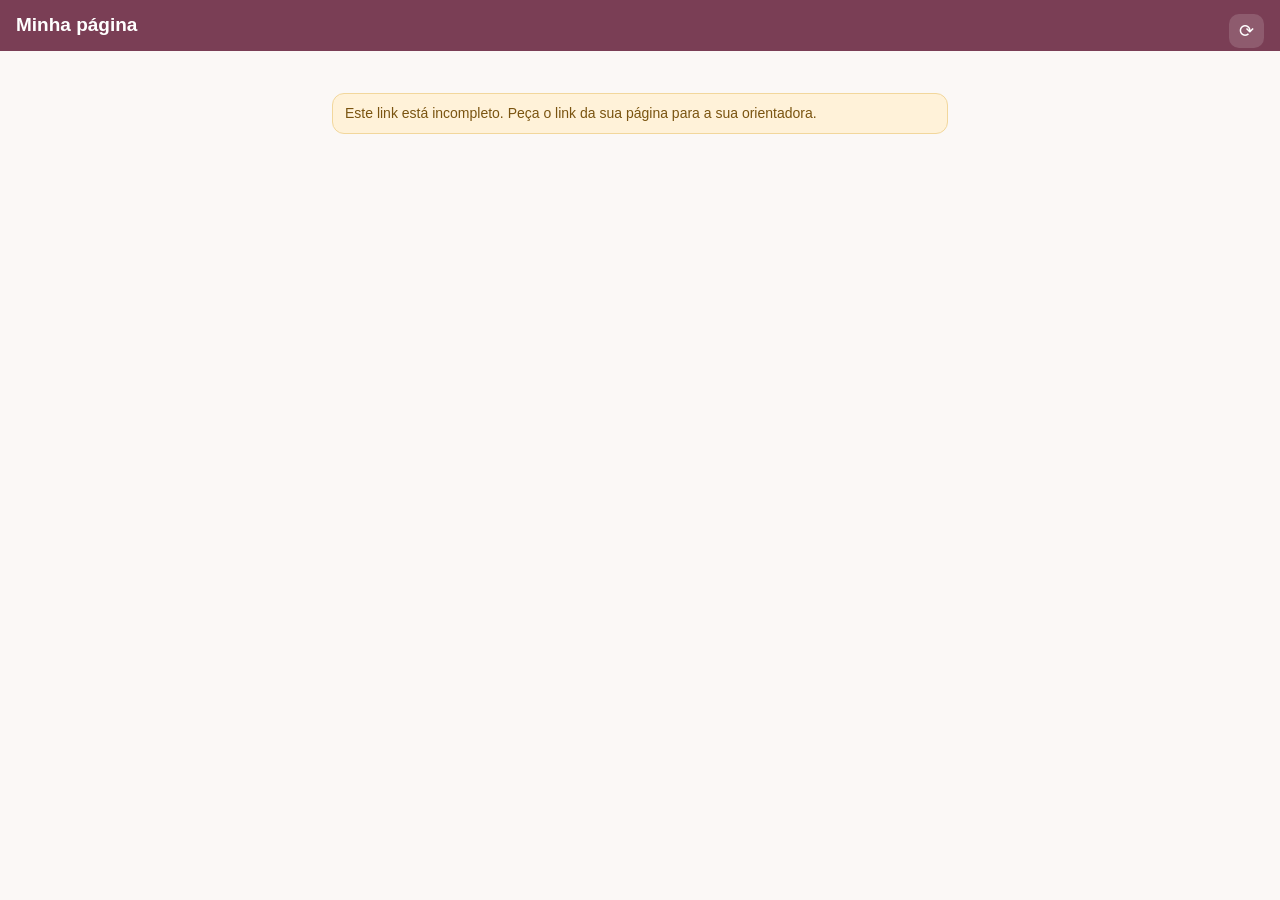
<file: cliente.html>
<!DOCTYPE html>
<html lang="pt-BR">
<head>
<meta charset="utf-8">
<meta name="viewport" content="width=device-width, initial-scale=1, viewport-fit=cover">
<title>Minha página</title>
<meta name="theme-color" content="#7a3e55">
<link rel="manifest" href="manifest-cliente.json">
<link rel="icon" href="icon-192.png">
<link rel="apple-touch-icon" href="icon-192.png">
<meta name="apple-mobile-web-app-capable" content="yes">
<meta name="apple-mobile-web-app-title" content="Minha página">
<link rel="stylesheet" href="estilo.css">
</head>
<body>
<header><button class="hbtn" id="atual" aria-label="Atualizar">⟳</button><h1 id="tNome">Minha página</h1><small id="tSub"></small></header>
<main id="main" style="padding-bottom:40px"><div class="carregando">Carregando…</div></main>
<div id="sheet"><div class="box" id="sbox"></div></div>

<script src="vendor/supabase.js"></script>
<script src="comum.js"></script>
<script>
const VERSAO='3.2.0';
const sb=window.SB_MOCK||supabase.createClient(KN.URL,KN.CHAVE,{auth:{persistSession:false}});
let TOK=location.hash.slice(1).replace(/[^0-9a-f]/gi,'');
try{if(TOK)localStorage.setItem('kn-token',TOK);else TOK=localStorage.getItem('kn-token')||''}catch(e){}
let P=null,ABERTO={},VER_FEITAS=false;

async function carregar(){
  if(!TOK)return erro('Este link está incompleto. Peça o link da sua página para a sua orientadora.');
  const {data,error}=await sb.rpc('portal',{tok:TOK});
  if(error)return erro('Sem conexão agora. Verifique a internet e toque em ⟳.');
  if(!data)return erro('Este link não vale mais. Peça um link novo para a sua orientadora.');
  P=data;render();
}
function erro(t){$('#main').innerHTML=`<div class="aviso" style="margin-top:30px">${esc(t)}</div>`}
$('#atual').onclick=async()=>{toast('Atualizando…');await carregar()};
document.addEventListener('visibilitychange',()=>{if(document.visibilityState==='visible'&&P)carregar()});

function render(){
  const nome=(P.cliente.nome||'').split(' ')[0];const m=P.mentora||{nome:'sua orientadora',zap:''};
  $('#tNome').textContent='Olá, '+nome+' 👋';
  $('#tSub').textContent='Acompanhamento com '+m.nome;
  document.title='Minha página · '+m.nome;
  const abertas=P.atividades.filter(a=>a.status!=='feito');const feitas=P.atividades.filter(a=>a.status==='feito').sort((x,y)=>(y.feito_em||'').localeCompare(x.feito_em||''));
  const lemb=P.lembretes.filter(l=>!l.feito);const atras=abertas.filter(atrasada).length;
  let o='';
  const ms=P.mensagens||[];const novas=ms.filter(x=>x.autor==='karla'&&!x.lida_em);
  o+=`<h2>Mensagens de ${esc(m.nome.split(' ')[0])}${novas.length?`<span class="n" style="background:var(--zap)">${novas.length} nova(s)</span>`:''}</h2>
  <div class="card">${ms.slice(-3).map(bolha).join('')||'<div class="vazio">Nenhuma mensagem ainda.</div>'}
  <div class="acoes"><button class="btn p" onclick="conversa()">${ms.length>3?'Ver todas e responder':'Responder'}</button></div></div>`;
  if(novas.length)setTimeout(()=>sb.rpc('portal_ler',{tok:TOK}),1500);
  if(lemb.length)o+=`<h2>Recados de ${esc(m.nome.split(' ')[0])}<span class="n">${lemb.length}</span></h2>`+lemb.map(l=>`<div class="card" style="border-left:4px solid var(--vinho)"><div class="row"><div class="grow">
    <div style="white-space:pre-wrap">📌 ${esc(l.texto)}</div>${l.data?`<div class="sub">${quando(l.data)}</div>`:''}</div>
    <button class="btn v" onclick="vi('${l.id}')">Ok, vi</button></div></div>`).join('');
  o+=`<div class="resumo" style="margin-top:12px"><div class="card"><b>${abertas.length}</b><span class="sub">para fazer</span></div><div class="card"><b style="color:${atras?'var(--verm)':'var(--vinho)'}">${atras}</b><span class="sub">atrasadas</span></div><div class="card"><b>${feitas.length}</b><span class="sub">feitas (30 dias)</span></div></div>`;
  o+=`<h2>Para fazer${abertas.length?`<span class="n">${abertas.length}</span>`:''}</h2>`;
  o+=abertas.map(cardAtiv).join('')||'<div class="card" style="text-align:center">Tudo em dia! 🎉<div class="sub">Quando houver atividade nova, ela aparece aqui.</div></div>';
  if(feitas.length)o+=`<h2 onclick="VER_FEITAS=!VER_FEITAS;render()" style="cursor:pointer">Feitas recentemente ${VER_FEITAS?'▾':'▸'}<span class="n">${feitas.length}</span></h2>`+(VER_FEITAS?feitas.map(cardAtiv).join(''):'');
  o+=`<h2 style="margin-top:26px;font-size:17px">📖 Seu histórico</h2>`+historicoHTML(P.historico||[],2);
  if(m.zap)o+=`<div class="acoes" style="margin-top:20px"><button class="btn z full" onclick="falar()">💬 Falar com ${esc(m.nome.split(' ')[0])}</button></div>`;
  o+=`<div class="card sub" style="margin-top:16px">📱 <b>Deixe esta página na tela inicial:</b><br>iPhone (Safari): Compartilhar → Adicionar à Tela de Início.<br>Android (Chrome): menu ⋮ → Adicionar à tela inicial.</div>
  <div class="sub" style="text-align:center;margin-top:10px">v${VERSAO}</div>`;
  $('#main').innerHTML=o;
}
function cardAtiv(a){
  const at=atrasada(a),aberto=ABERTO[a.id]??(a.status!=='feito');
  const passos=a.tipo==='video'?['pendente','gravado','feito']:['pendente','feito'];const i=passos.indexOf(a.status);
  const tag=a.status==='feito'?`<span class="tag s-feito">${a.tipo==='tarefa'?'feito':'postado'} ✓</span>`:at?'<span class="tag s-atrasada">atrasada</span>':`<span class="tag s-${a.status}">${ETAPA[a.status]}</span>`;
  let corpo='';
  if(aberto){
    if(a.roteiro)corpo+=`<label>${a.tipo==='video'?'Roteiro':a.tipo==='post'?'Orientações':'O que fazer'}</label><div class="caixa">${esc(a.roteiro)}</div>`;
    if(a.legenda)corpo+=`<label>Legenda para o post</label><div class="caixa">${esc(a.legenda)}</div><div class="acoes"><button class="btn" onclick="copia('${a.id}')">📋 Copiar legenda</button></div>`;
    if(a.links)corpo+=`<label>Referências</label>${linksHTML(a.links)}`;
    if(a.nota_cliente)corpo+=`<label>Seu recado</label><div class="sub">💬 ${esc(a.nota_cliente)}</div>`;
    let ac='';
    if(a.status!=='feito'){
      if(a.tipo==='video'&&a.roteiro)ac+=`<a class="btn p" href="${esc(linkLegendas(a,{tok:TOK,a:a.id,n:(P.mentora||{}).nome}))}">🎥 Gravar no Legendas</a>`;
      if(a.tipo==='video'&&a.status==='pendente')ac+=`<button class="btn" onclick="marca('${a.id}','gravado')">Já gravei</button>`;
      ac+=`<button class="btn vv" onclick="marca('${a.id}','feito')">✓ ${a.tipo==='tarefa'?'Feito':'Postei'}</button>`;
    }
    ac+=`<button class="btn" onclick="recado('${a.id}')">💬 Deixar recado</button>`;
    corpo+=`<div class="acoes">${ac}</div>`;
  }
  return `<div class="card" style="${a.status==='feito'?'opacity:.8':''}"><div class="row" onclick="ABERTO['${a.id}']=${!aberto};render()" style="cursor:pointer">
    <div class="grow"><div class="nome" style="white-space:normal">${TIPOS[a.tipo]} · ${esc(a.titulo)}</div>
    <div class="sub">${a.status==='feito'?'Feito '+haQuanto(a.feito_em):at?'<b style="color:var(--verm)">Prazo era '+quando(a.prazo)+'</b>':'Prazo: '+quando(a.prazo)}</div></div>${tag}</div>
    <div class="etapas">${passos.map((e,k)=>`<i class="${k<=i?'ok':''}"></i>`).join('')}</div>${corpo}</div>`;
}
const TIPO_MSG={cobranca:'⏰ Cobrança',parabens:'🎉 Parabéns',lembrete:'📌 Lembrete'};
const COR_MSG={cobranca:'s-atrasada',parabens:'s-feito',lembrete:'s-pendente'};
function bolha(x){const dela=x.autor==='karla';const a=x.atividade_id?(P.atividades.find(y=>y.id===x.atividade_id)||(P.historico||[]).find(y=>y.id===x.atividade_id)):null;const m=P.mentora||{nome:''};
  return `<div style="display:flex;justify-content:${dela?'flex-start':'flex-end'};margin:6px 0"><div style="max-width:88%;background:${dela?(x.lida_em?'#fff':'#fff8e8'):'#f3e6ec'};border:1px solid ${dela&&!x.lida_em?'#f2d79c':'var(--linha)'};border-radius:14px;padding:9px 11px">
  ${TIPO_MSG[x.tipo]?`<span class="tag ${COR_MSG[x.tipo]}" style="margin-bottom:4px">${TIPO_MSG[x.tipo]}</span>`:''}
  ${a?`<div class="sub">sobre: ${esc(a.titulo)}</div>`:''}
  <div style="white-space:pre-wrap">${esc(x.texto)}</div>
  <div class="sub" style="font-size:12px;text-align:right">${dela?esc(m.nome.split(' ')[0]):'Você'} · ${haQuanto(x.criado)}</div></div></div>`}
window.conversa=(aid)=>{const ms=P.mensagens||[];
  $('#sbox').innerHTML=`<button class="fecha" onclick="$('#sheet').classList.remove('on')">×</button><h3>Conversa com ${esc((P.mentora||{nome:''}).nome.split(' ')[0])}</h3>
  ${ms.map(bolha).join('')||'<div class="vazio">Nenhuma mensagem ainda. Escreva a primeira.</div>'}
  <div style="position:sticky;bottom:0;background:var(--creme);padding-top:8px"><textarea id="cTxt" placeholder="Escreva sua mensagem" style="min-height:80px"></textarea>
  <div class="acoes"><button class="btn p full" id="cOk">Enviar</button></div></div>`;
  $('#sheet').classList.add('on');setTimeout(()=>{$('#sbox').scrollTop=$('#sbox').scrollHeight},30);
  $('#cOk').onclick=async()=>{const texto=$('#cTxt').value.trim();if(!texto)return toast('Escreva a mensagem');$('#cOk').disabled=true;
    const {data,error}=await sb.rpc('portal_mensagem',{tok:TOK,texto,atividade:aid||null});
    if(error||!data){$('#cOk').disabled=false;return toast('Não enviou. Verifique a internet.')}
    toast('Mensagem enviada');await carregar();conversa(aid)}};
window.copia=async id=>{const a=P.atividades.find(x=>x.id===id);try{await navigator.clipboard.writeText(a.legenda);toast('Legenda copiada. Cole no Instagram.')}catch(e){prompt('Copie a legenda:',a.legenda)}};
window.vi=async id=>{const {error}=await sb.rpc('portal_lembrete',{tok:TOK,lembrete:id,marcado:true});if(error)return toast('Sem conexão. Tente de novo.');toast('Anotado 👍');carregar()};
window.marca=async(id,st)=>{const a=P.atividades.find(x=>x.id===id);let link=null;
  if(st==='feito'&&a.tipo!=='tarefa'){link=prompt('Postou! 🎉\nSe quiser, cole o link do post (no Instagram: ⋯ → Copiar link). Pode deixar em branco.','');if(link===null)return;link=link.trim()||null}
  const {data,error}=await sb.rpc('portal_atividade',{tok:TOK,atividade:id,novo_status:st,nota:null,link});
  if(error||!data)return toast('Não salvou. Verifique a internet e tente de novo.');
  toast(st==='gravado'?'Boa! Agora é postar 💪':'Arrasou! 🎉 Sua orientadora já está vendo.');ABERTO[id]=st!=='feito';carregar()};
window.recado=id=>{const a=P.atividades.find(x=>x.id===id);
  $('#sbox').innerHTML=`<button class="fecha" onclick="$('#sheet').classList.remove('on')">×</button><h3>Recado sobre "${esc(a.titulo)}"</h3>
  <div class="sub">Sua orientadora vê este recado no painel dela.</div><textarea id="rTxt" style="margin-top:10px;min-height:110px" placeholder="Ex.: Gravei mas não gostei da luz, posto amanhã.">${esc(a.nota_cliente)}</textarea>
  <div class="acoes"><button class="btn p full" id="rOk">Enviar recado</button></div>`;$('#sheet').classList.add('on');
  $('#rOk').onclick=async()=>{const {data,error}=await sb.rpc('portal_atividade',{tok:TOK,atividade:id,novo_status:a.status,nota:$('#rTxt').value.trim(),link:null});
    if(error||!data)return toast('Não enviou. Tente de novo.');$('#sheet').classList.remove('on');toast('Recado enviado');carregar()}};
$('#sheet').onclick=e=>{if(e.target.id==='sheet')$('#sheet').classList.remove('on')};
window.falar=()=>{const m=P.mentora;abreZap(m.zap,`Oi, ${m.nome.split(' ')[0]}! Aqui é a ${P.cliente.nome.split(' ')[0]}.`)};

carregar();
if('serviceWorker' in navigator&&!window.SB_MOCK)navigator.serviceWorker.register('sw.js').catch(()=>{});
</script>
</body>
</html>
</file>
<file: estilo.css>
:root{--vinho:#7a3e55;--vinho2:#5e2c41;--creme:#fbf8f6;--texto:#2b2226;--suave:#7c6c73;--linha:#eadde2;--verde:#2f8f5b;--verm:#c0392b;--amar:#c98a12;--zap:#1fa855;--azul:#1f5f9a}
*{box-sizing:border-box;-webkit-tap-highlight-color:transparent}
html,body{margin:0;background:var(--creme);color:var(--texto);font:16px/1.4 -apple-system,BlinkMacSystemFont,"Segoe UI",Roboto,sans-serif}
header{position:sticky;top:0;z-index:5;background:var(--vinho);color:#fff;padding:calc(12px + env(safe-area-inset-top)) 16px 12px}
header h1{margin:0;font-size:19px;font-weight:700}
header small{opacity:.85;font-size:13px}
.hbtn{float:right;border:0;background:rgba(255,255,255,.15);color:#fff;border-radius:10px;font-size:18px;padding:6px 10px;margin:2px 0 0 6px}
main{padding:12px 12px 110px;max-width:640px;margin:0 auto}
nav{position:fixed;bottom:0;left:0;right:0;z-index:6;display:flex;background:#fff;border-top:1px solid var(--linha);padding-bottom:env(safe-area-inset-bottom)}
nav button{flex:1;border:0;background:none;padding:9px 0 8px;font-size:12px;color:var(--suave);display:flex;flex-direction:column;align-items:center;gap:2px}
nav button span{font-size:21px;line-height:1}
nav button.on{color:var(--vinho);font-weight:700}
h2{font-size:15px;margin:18px 4px 8px;color:var(--vinho2);display:flex;justify-content:space-between;align-items:center}
h2 .n{background:var(--vinho);color:#fff;border-radius:10px;padding:1px 8px;font-size:12px}
.card{background:#fff;border:1px solid var(--linha);border-radius:14px;padding:12px;margin-bottom:8px}
.row{display:flex;align-items:center;gap:10px}
.grow{flex:1;min-width:0}
.nome{font-weight:700;white-space:nowrap;overflow:hidden;text-overflow:ellipsis}
.sub{color:var(--suave);font-size:13.5px}
.vazio{color:var(--suave);font-size:14px;padding:6px 4px 2px}
.acoes{display:flex;gap:6px;flex-wrap:wrap;margin-top:10px}
.btn{border:1px solid var(--linha);background:#fff;color:var(--texto);border-radius:10px;padding:9px 12px;font-size:14px;font-weight:600;text-decoration:none;display:inline-block;cursor:pointer}
.btn.p{background:var(--vinho);border-color:var(--vinho);color:#fff}
.btn.z{background:var(--zap);border-color:var(--zap);color:#fff}
.btn.v{color:var(--verde);border-color:#bfe3cd}
.btn.vv{background:var(--verde);border-color:var(--verde);color:#fff}
.btn.r{color:var(--verm);border-color:#f0c4be}
.btn.full{width:100%;padding:13px;font-size:16px;text-align:center}
.btn:disabled{opacity:.5}
.tag{display:inline-block;font-size:12px;font-weight:700;border-radius:8px;padding:2px 7px;white-space:nowrap}
.s-pendente{background:#fff2d9;color:var(--amar)}.s-gravado{background:#e3effb;color:var(--azul)}.s-feito{background:#e3f4ea;color:var(--verde)}.s-atrasada{background:#fbe6e3;color:var(--verm)}
.resumo{display:grid;grid-template-columns:1fr 1fr 1fr;gap:8px}
.resumo .card{margin:0;text-align:center;padding:10px 6px}
.resumo b{display:block;font-size:22px;color:var(--vinho)}
.fab{position:fixed;right:16px;bottom:calc(76px + env(safe-area-inset-bottom));z-index:7;background:var(--vinho);color:#fff;border:0;border-radius:28px;padding:14px 20px;font-size:16px;font-weight:700;box-shadow:0 6px 18px rgba(94,44,65,.35)}
input,select,textarea{width:100%;font:inherit;font-size:16px;padding:11px;border:1px solid var(--linha);border-radius:10px;background:#fff;color:var(--texto)}
textarea{min-height:70px;resize:vertical}
label{display:block;font-size:13px;font-weight:700;color:var(--suave);margin:12px 2px 4px}
.duo{display:grid;grid-template-columns:1fr 1fr;gap:8px}
#sheet{position:fixed;inset:0;z-index:20;display:none;background:rgba(30,15,22,.45)}
#sheet.on{display:block}
#sheet .box{position:absolute;left:0;right:0;bottom:0;max-height:92vh;overflow:auto;background:var(--creme);border-radius:18px 18px 0 0;padding:16px 16px calc(20px + env(safe-area-inset-bottom));max-width:640px;margin:0 auto}
#sheet h3{margin:0 0 4px;font-size:18px;color:var(--vinho2)}
.fecha{float:right;border:0;background:none;font-size:26px;line-height:1;color:var(--suave)}
.chips{display:flex;gap:6px;flex-wrap:wrap}
.chip{border:1px solid var(--linha);background:#fff;border-radius:16px;padding:6px 11px;font-size:13.5px;color:var(--texto)}
.chip.on{background:var(--vinho);border-color:var(--vinho);color:#fff}
.etapas{display:flex;gap:4px;margin-top:8px}
.etapas i{flex:1;height:5px;border-radius:3px;background:var(--linha)}
.etapas i.ok{background:var(--vinho)}
.barra{height:8px;border-radius:4px;background:var(--linha);overflow:hidden;margin-top:8px}
.barra i{display:block;height:100%;background:var(--verde)}
#toast{position:fixed;left:50%;bottom:140px;transform:translateX(-50%);background:#2b2226;color:#fff;padding:10px 16px;border-radius:10px;font-size:14px;z-index:30;opacity:0;transition:.25s;pointer-events:none;max-width:85vw;text-align:center}
#toast.on{opacity:1}
.versao{position:fixed;right:6px;bottom:calc(62px + env(safe-area-inset-bottom));font-size:10px;color:#b9a8b0;z-index:5}
.aviso{background:#fff2d9;border:1px solid #f2d79c;color:#7a5410;border-radius:12px;padding:10px 12px;font-size:14px;margin:8px 0}
.caixa{background:#faf5f7;border:1px solid var(--linha);border-radius:10px;padding:10px;white-space:pre-wrap;font-size:15px;margin-top:6px}
.hist{border-top:1px solid var(--linha);padding:9px 0;font-size:14px}
.voltar{border:0;background:none;color:var(--vinho);font-weight:700;font-size:15px;padding:6px 2px}
a{color:var(--vinho)}
.carregando{text-align:center;color:var(--suave);padding:40px 0}
</file>
